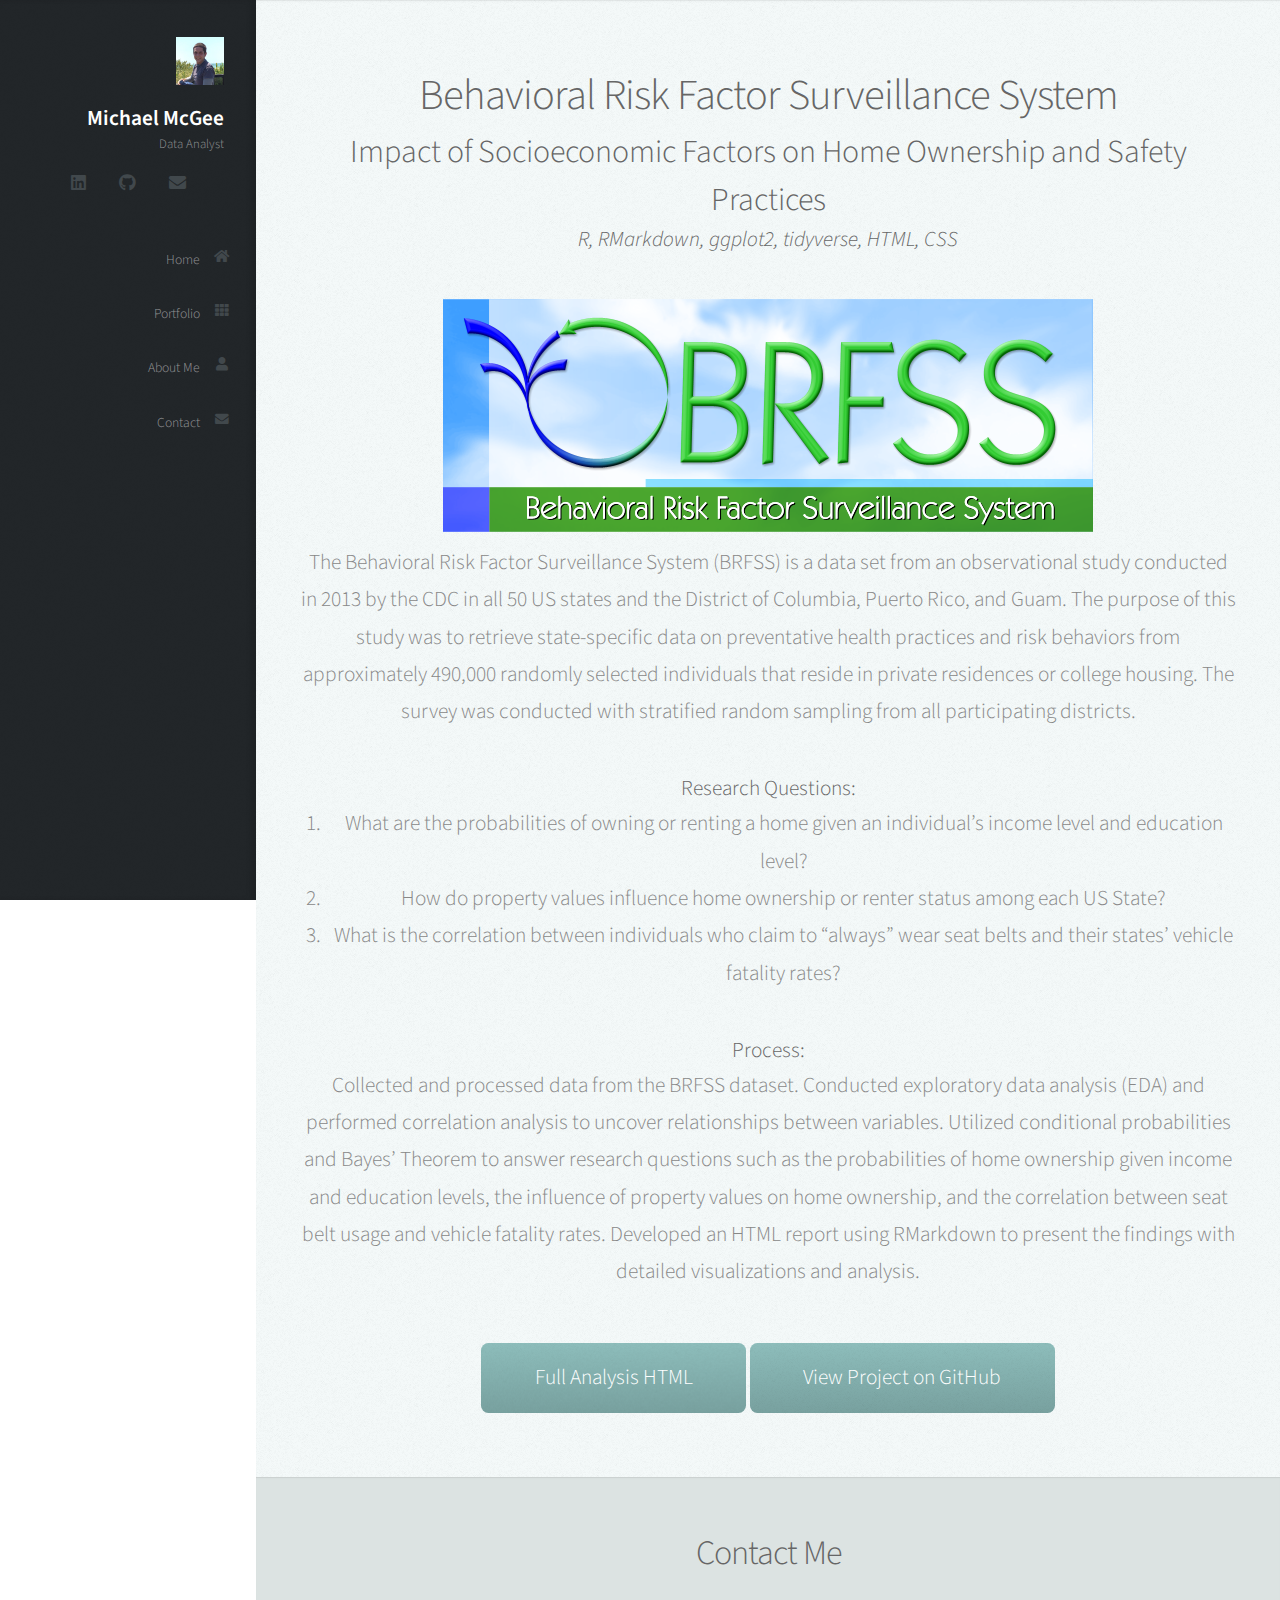
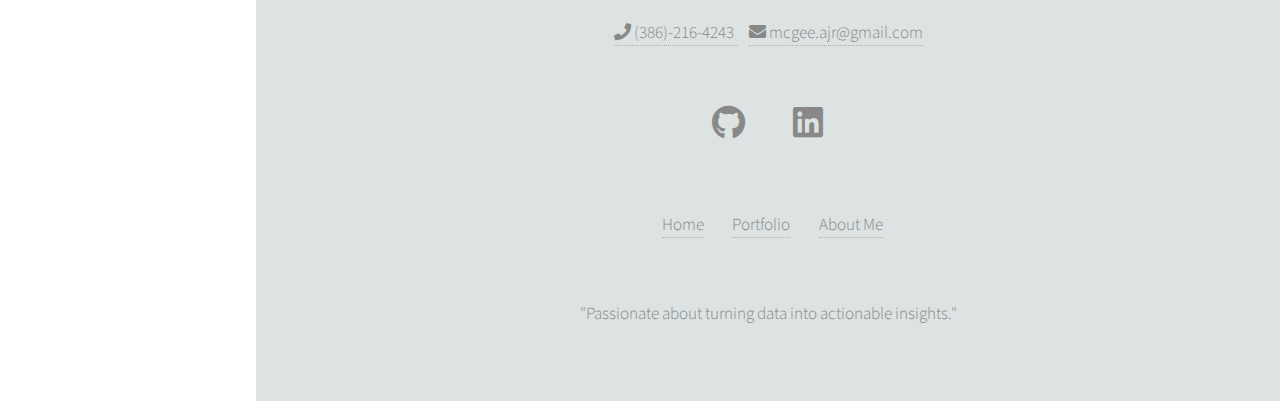
<file: behavioral-risk-factor-surveillance-system.html>
<!DOCTYPE HTML>
<html>
    <head>
        <title>Behavioral-Risk-Factor-Surveillance-System</title>
        <meta charset="utf-8" />
        <meta name="viewport" content="width=device-width, initial-scale=1, user-scalable=no" />
        <link rel="stylesheet" href="assets/css/main.css" />
    </head>
    <body class="is-preload">

        <!-- Header -->
        <div id="header">

            <div class="top">
        
                <!-- Logo -->
                <div id="logo">
                    <span class="image avatar48"><img src="images/avatar.jpg" alt="" /></span>
                    <h1 id="title">Michael McGee</h1>
                    <p>Data Analyst</p>
                </div>
        
                <div class="bottom">
        
                    <!-- Social Icons -->
                    <ul class="icons">
                        <li><a href="https://www.linkedin.com/in/mcgeeajr" class="icon brands fa-linkedin" target="_blank" rel="noopener noreferrer"><span class="label">LinkedIn</span></a></li>
                        <li><a href="https://github.com/modest-melody" class="icon brands fa-github" target="_blank" rel="noopener noreferrer"><span class="label">GitHub</span></a></li>
                        <li><a href="mailto:mcgee.ajr@gmail.com" class="icon solid fa-envelope"><span class="label">Email</span></a></li>
                    </ul>
      
                </div>
        
                <!-- Nav -->
                <nav id="nav">
                    <ul>
                        <li><a href="index.html" id="top-link"><span class="icon solid fa-home">Home</span></a></li>
                        <li><a href="index.html#portfolio" id="portfolio-link"><span class="icon solid fa-th">Portfolio</span></a></li>
                        <li><a href="index.html#about" id="about-link"><span class="icon solid fa-user">About Me</span></a></li>
                        <li><a href="index.html#contact" id="contact-link"><span class="icon solid fa-envelope">Contact</span></a></li>
                    </ul>
                </nav>
        
            </div>
        
        </div>

        <!-- Main -->
        <div id="main">

            <!-- Project -->
            <section class="two">
                <div class="container">

                    <header>
                        <h2>Behavioral Risk Factor Surveillance System</h2>
                        <h3>Impact of Socioeconomic Factors on Home Ownership and Safety Practices</h3>
                        <h4><i>R, RMarkdown, ggplot2, tidyverse, HTML, CSS</i></h4>
                    </header>

                    <img src="images/brfss.jpg"/>

                    <p>The Behavioral Risk Factor Surveillance System (BRFSS) is a data set from an observational study conducted in 2013 by the CDC in all 50 US states and the District of Columbia, Puerto Rico, and Guam. The purpose of this study was to retrieve state-specific data on preventative health practices and risk behaviors from approximately 490,000 randomly selected individuals that reside in private residences or college housing. The survey was conducted with stratified random sampling from all participating districts.</p>

                    <h4>Research Questions:</h4>
                    <ol>
                        <li>What are the probabilities of owning or renting a home given an individual’s income level and education level?</li>
                  
                        <li>How do property values influence home ownership or renter status among each US State?</li>
                    
                        <li>What is the correlation between individuals who claim to “always” wear seat belts and their states’ vehicle fatality rates?</li>
                    </ol>

                    <h4>Process:</h4>
                    <p>Collected and processed data from the BRFSS dataset. Conducted exploratory data analysis (EDA) and performed correlation analysis to uncover relationships between variables. Utilized conditional probabilities and Bayes’ Theorem to answer research questions such as the probabilities of home ownership given income and education levels, the influence of property values on home ownership, and the correlation between seat belt usage and vehicle fatality rates. Developed an HTML report using RMarkdown to present the findings with detailed visualizations and analysis.</p>

                    <a href="https://modest-melody.github.io/Behavioral-Risk-Factor-Surveillance-System/" class="button">Full Analysis HTML</a>
                    <a href="https://github.com/modest-melody/Behavioral-Risk-Factor-Surveillance-System" class="button">View Project on GitHub</a>

                </div>
            </section>

        </div>

        <!-- Footer -->
        <div id="footer">

            <div class="container">
                <!-- Contact Info -->
                <section>
                    <header>
                        <h2>Contact Me</h2>
                    </header>
                    <ul class="contact">
                        <p>
                            <a href="tel:+13862164243" class="icon solid fa-phone" target="_blank" rel="noopener noreferrer">
                              (386)-216-4243
                            </a>
                            &nbsp;&nbsp;&nbsp;
                            <a href="mailto:mcgee.ajr@gmail.com" class="icon solid fa-envelope" target="_blank" rel="noopener noreferrer">
                                mcgee.ajr@gmail.com
                            </a>
                          </p>
                    </ul>
                </section>

                <!-- Social Icons -->
                <section>
                    <ul class="icons">
                        <li><a href="https://github.com/modest-melody" class="icon brands fa-github" target="_blank" rel="noopener noreferrer"><span class="label">GitHub</span></a></li>
                        <li><a href="https://www.linkedin.com/in/mcgeeajr" class="icon brands fa-linkedin" target="_blank" rel="noopener noreferrer"><span class="label">LinkedIn</span></a></li>
                    </ul>
                </section>

                <!-- Quick Navigation -->
                <section>
                    <ul class="nav">
                        <li><a href="index.html">Home</a></li>
                        <li><a href="index.html#portfolio">Portfolio</a></li>
                        <li><a href="index.html#about">About Me</a></li>
                    </ul>
                </section>

                <!-- Quote -->
                <section>
                    <p>"Passionate about turning data into actionable insights."</p>
                </section>
            </div>

        </div>

        <!-- Scripts -->
        <script src="assets/js/jquery.min.js"></script>
        <script src="assets/js/jquery.scrolly.min.js"></script>
        <script src="assets/js/jquery.scrollex.min.js"></script>
        <script src="assets/js/browser.min.js"></script>
        <script src="assets/js/breakpoints.min.js"></script>
        <script src="assets/js/util.js"></script>
        <script src="assets/js/main.js"></script>

    </body>
</html>
</file>
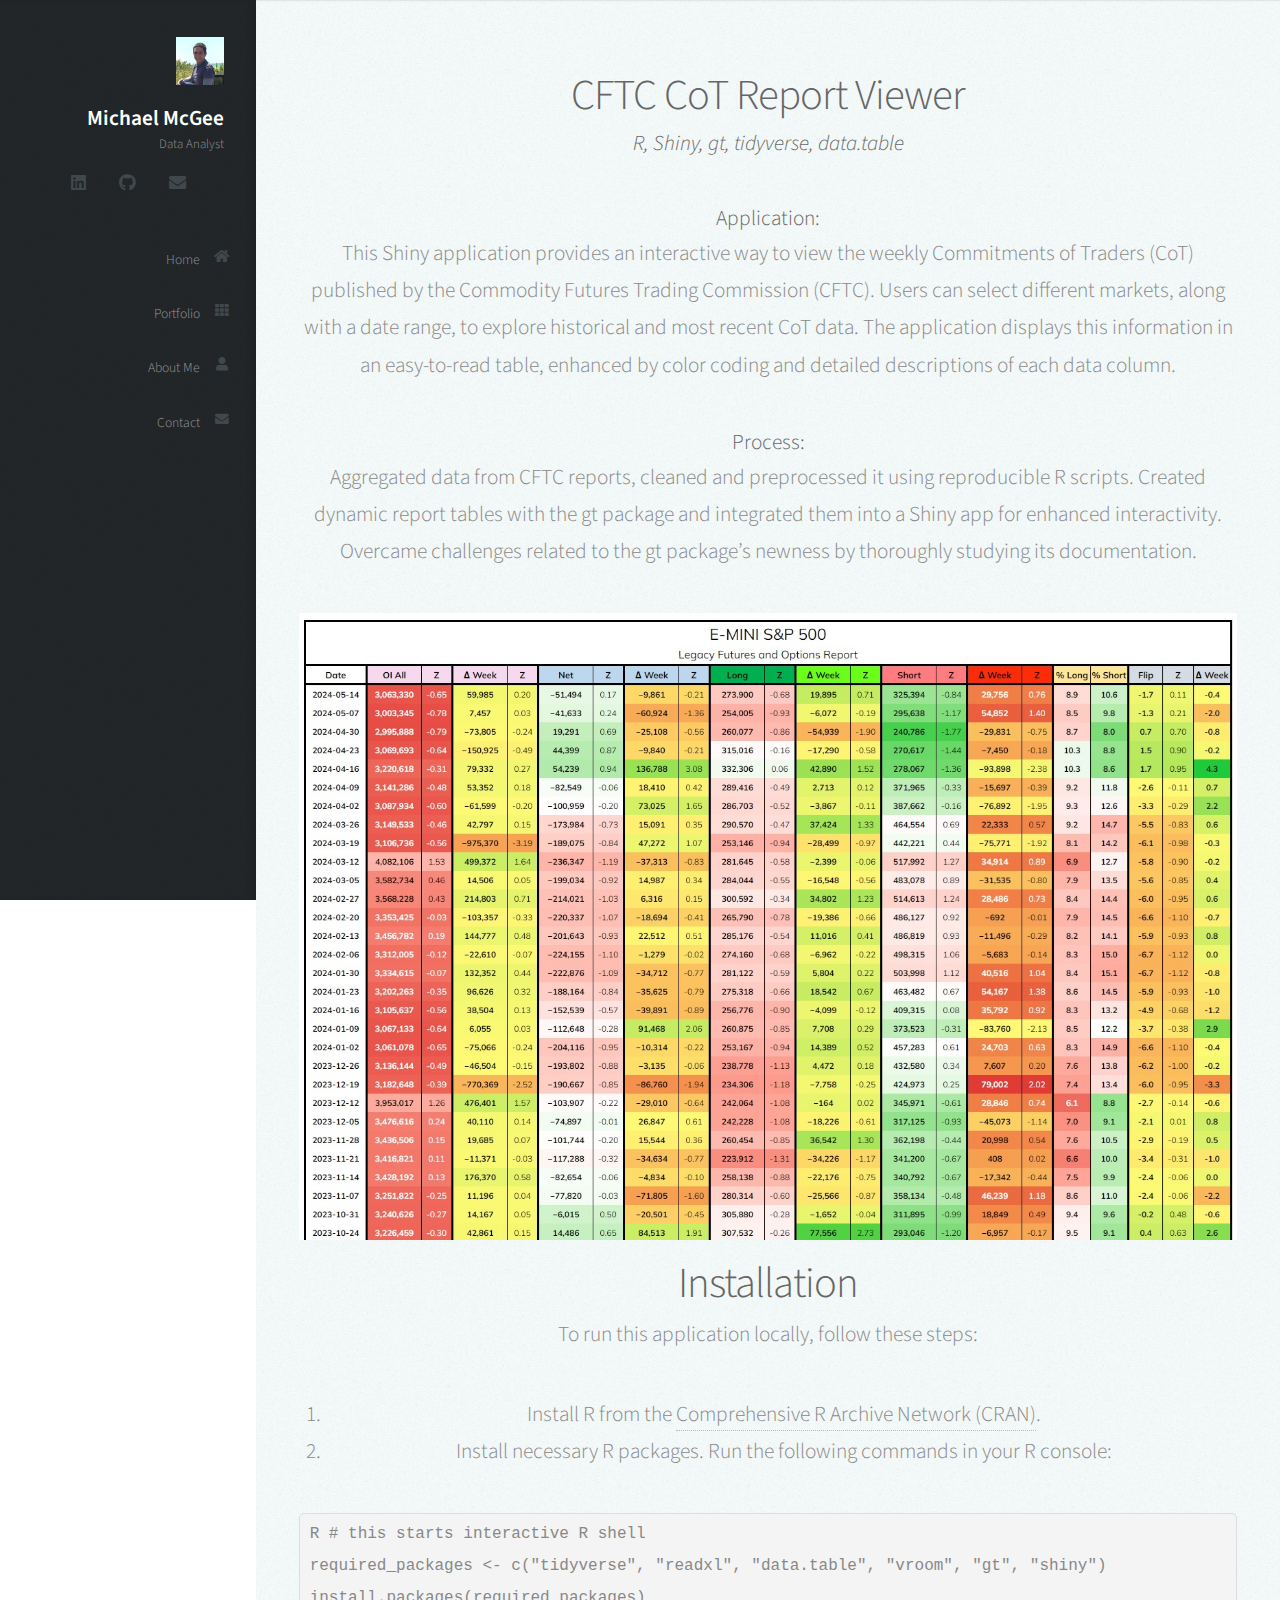
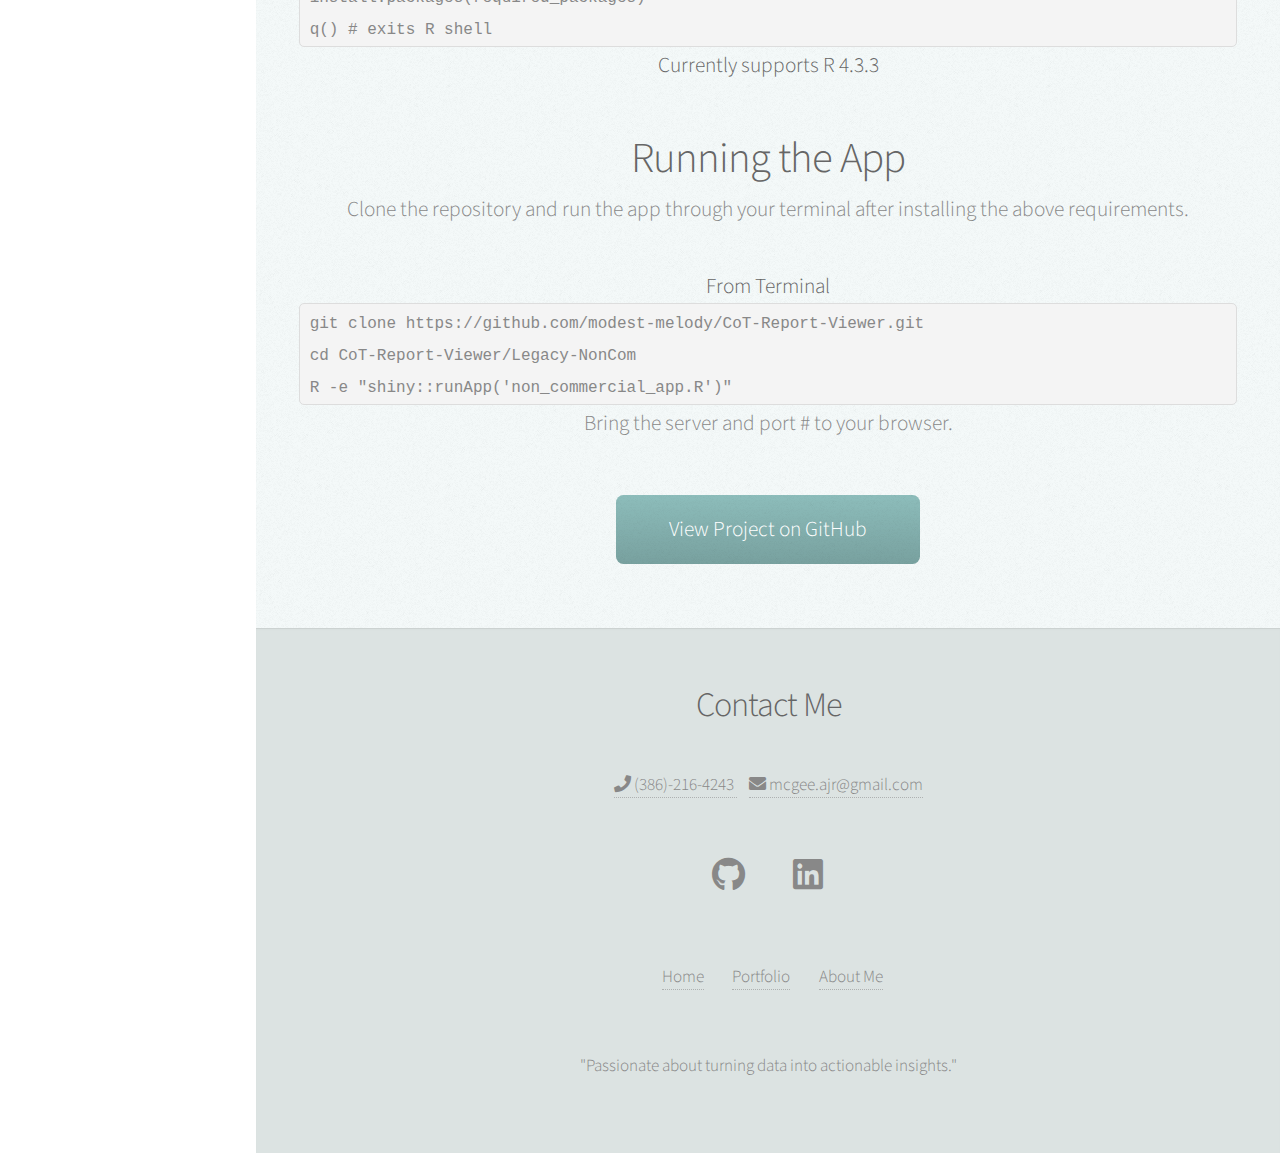
<file: cot-report-viewer.html>
<!DOCTYPE HTML>
<html>
    <head>
        <title>CoT-Report-Viewer</title>
        <meta charset="utf-8" />
        <meta name="viewport" content="width=device-width, initial-scale=1, user-scalable=no" />
        <link rel="stylesheet" href="assets/css/main.css" />
        <style>
            img {
                width: 100%;
                height: auto;
            }
            pre {
                background-color: #f4f4f4;
                padding: 10px;
                border: 1px solid #ddd;
                border-radius: 5px;
                overflow-x: auto;
                white-space: pre-wrap;
                line-height: 0.75; 
                text-align: left; /* Aligns text to the left */
            }
            code {
                font-family: "Courier New", Courier, monospace;
                font-size: 0.75em;
                text-align: left; 
            }
        </style>
    </head>
    <body class="is-preload">

                <!-- Header -->
        <div id="header">

            <div class="top">
        
                <!-- Logo -->
                <div id="logo">
                    <span class="image avatar48"><img src="images/avatar.jpg" alt="" /></span>
                    <h1 id="title">Michael McGee</h1>
                    <p>Data Analyst</p>
                </div>
        
                <div class="bottom">
        
                    <!-- Social Icons -->
                    <ul class="icons">
                        <li><a href="https://www.linkedin.com/in/mcgeeajr" class="icon brands fa-linkedin" target="_blank" rel="noopener noreferrer"><span class="label">LinkedIn</span></a></li>
                        <li><a href="https://github.com/modest-melody" class="icon brands fa-github" target="_blank" rel="noopener noreferrer"><span class="label">GitHub</span></a></li>
                        <li><a href="mailto:mcgee.ajr@gmail.com" class="icon solid fa-envelope"><span class="label">Email</span></a></li>
                    </ul>
      
                </div>
        
                <!-- Nav -->
                <nav id="nav">
                    <ul>
                        <li><a href="index.html" id="top-link"><span class="icon solid fa-home">Home</span></a></li>
                        <li><a href="index.html#portfolio" id="portfolio-link"><span class="icon solid fa-th">Portfolio</span></a></li>
                        <li><a href="index.html#about" id="about-link"><span class="icon solid fa-user">About Me</span></a></li>
                        <li><a href="index.html#contact" id="contact-link"><span class="icon solid fa-envelope">Contact</span></a></li>
                    </ul>
                </nav>
        
            </div>
        
        </div>

        <!-- Main -->
        <div id="main">

            <!-- Project -->
            <section class="two">
                <div class="container">

                    <header>
                        <h2>CFTC CoT Report Viewer</h2>
                        <h4><i>R, Shiny, gt, tidyverse, data.table</i></h4>
                    </header>

                    <h4>Application:</h4>
                    <p>This Shiny application provides an interactive way to view the weekly Commitments of Traders (CoT) published by the Commodity Futures Trading Commission (CFTC). Users can select different markets, along with a date range, to explore historical and most recent CoT data. The application displays this information in an easy-to-read table, enhanced by color coding and detailed descriptions of each data column.</p>

                    <h4>Process:</h4>
                    <p>Aggregated data from CFTC reports, cleaned and preprocessed it using reproducible R scripts. Created dynamic report tables with the gt package and integrated them into a Shiny app for enhanced interactivity. Overcame challenges related to the gt package’s newness by thoroughly studying its documentation.</p>

                    <img src="images/cot-report.jpg" alt="cot-report" />

                    <h2>Installation</h2>
                    <p>To run this application locally, follow these steps:</p>
                    <ol>
                        <li>Install R from the <a href="https://cran.r-project.org" target="_blank">Comprehensive R Archive Network (CRAN)</a>.</li>
                        <li>Install necessary R packages. Run the following commands in your R console:</li>
                    </ol>
                    <pre><code>R # this starts interactive R shell

required_packages &lt;- c("tidyverse", "readxl", "data.table", "vroom", "gt", "shiny")

install.packages(required_packages)

q() # exits R shell
</code></pre>
                    <p><strong>Currently supports R 4.3.3</strong></p>

                    <h2>Running the App</h2>
                    <p>Clone the repository and run the app through your terminal after installing the above requirements.</p>

                    <h4>From Terminal</h4>
                    <pre><code>git clone https://github.com/modest-melody/CoT-Report-Viewer.git

cd CoT-Report-Viewer/Legacy-NonCom

R -e "shiny::runApp('non_commercial_app.R')"
</code></pre>
                    <p>Bring the server and port # to your browser.</p>

                    <a href="https://github.com/modest-melody/CoT-Report-Viewer" class="button">View Project on GitHub</a>

                </div>
            </section>

        </div>

        <!-- Footer -->
        <div id="footer">

            <div class="container">
                <!-- Contact Info -->
                <section>
                    <header>
                        <h2>Contact Me</h2>
                    </header>
                    <ul class="contact">
                        <p>
                            <a href="tel:+13862164243" class="icon solid fa-phone" target="_blank" rel="noopener noreferrer">
                              (386)-216-4243
                            </a>
                            &nbsp;&nbsp;&nbsp;
                            <a href="mailto:mcgee.ajr@gmail.com" class="icon solid fa-envelope" target="_blank" rel="noopener noreferrer">
                                mcgee.ajr@gmail.com
                            </a>
                          </p>
                    </ul>
                </section>

                <!-- Social Icons -->
                <section>
                    <ul class="icons">
                        <li><a href="https://github.com/modest-melody" class="icon brands fa-github" target="_blank" rel="noopener noreferrer"><span class="label">GitHub</span></a></li>
                        <li><a href="https://www.linkedin.com/in/mcgeeajr" class="icon brands fa-linkedin" target="_blank" rel="noopener noreferrer"><span class="label">LinkedIn</span></a></li>
                    </ul>
                </section>

                <!-- Quick Navigation -->
                <section>
                    <ul class="nav">
                        <li><a href="index.html">Home</a></li>
                        <li><a href="index.html#portfolio">Portfolio</a></li>
                        <li><a href="index.html#about">About Me</a></li>
                    </ul>
                </section>

                <!-- Quote -->
                <section>
                    <p>"Passionate about turning data into actionable insights."</p>
                </section>
            </div>

        </div>

        <!-- Scripts -->
        <script src="assets/js/jquery.min.js"></script>
        <script src="assets/js/jquery.scrolly.min.js"></script>
        <script src="assets/js/jquery.scrollex.min.js"></script>
        <script src="assets/js/browser.min.js"></script>
        <script src="assets/js/breakpoints.min.js"></script>
        <script src="assets/js/util.js"></script>
        <script src="assets/js/main.js"></script>

    </body>
</html>
</file>
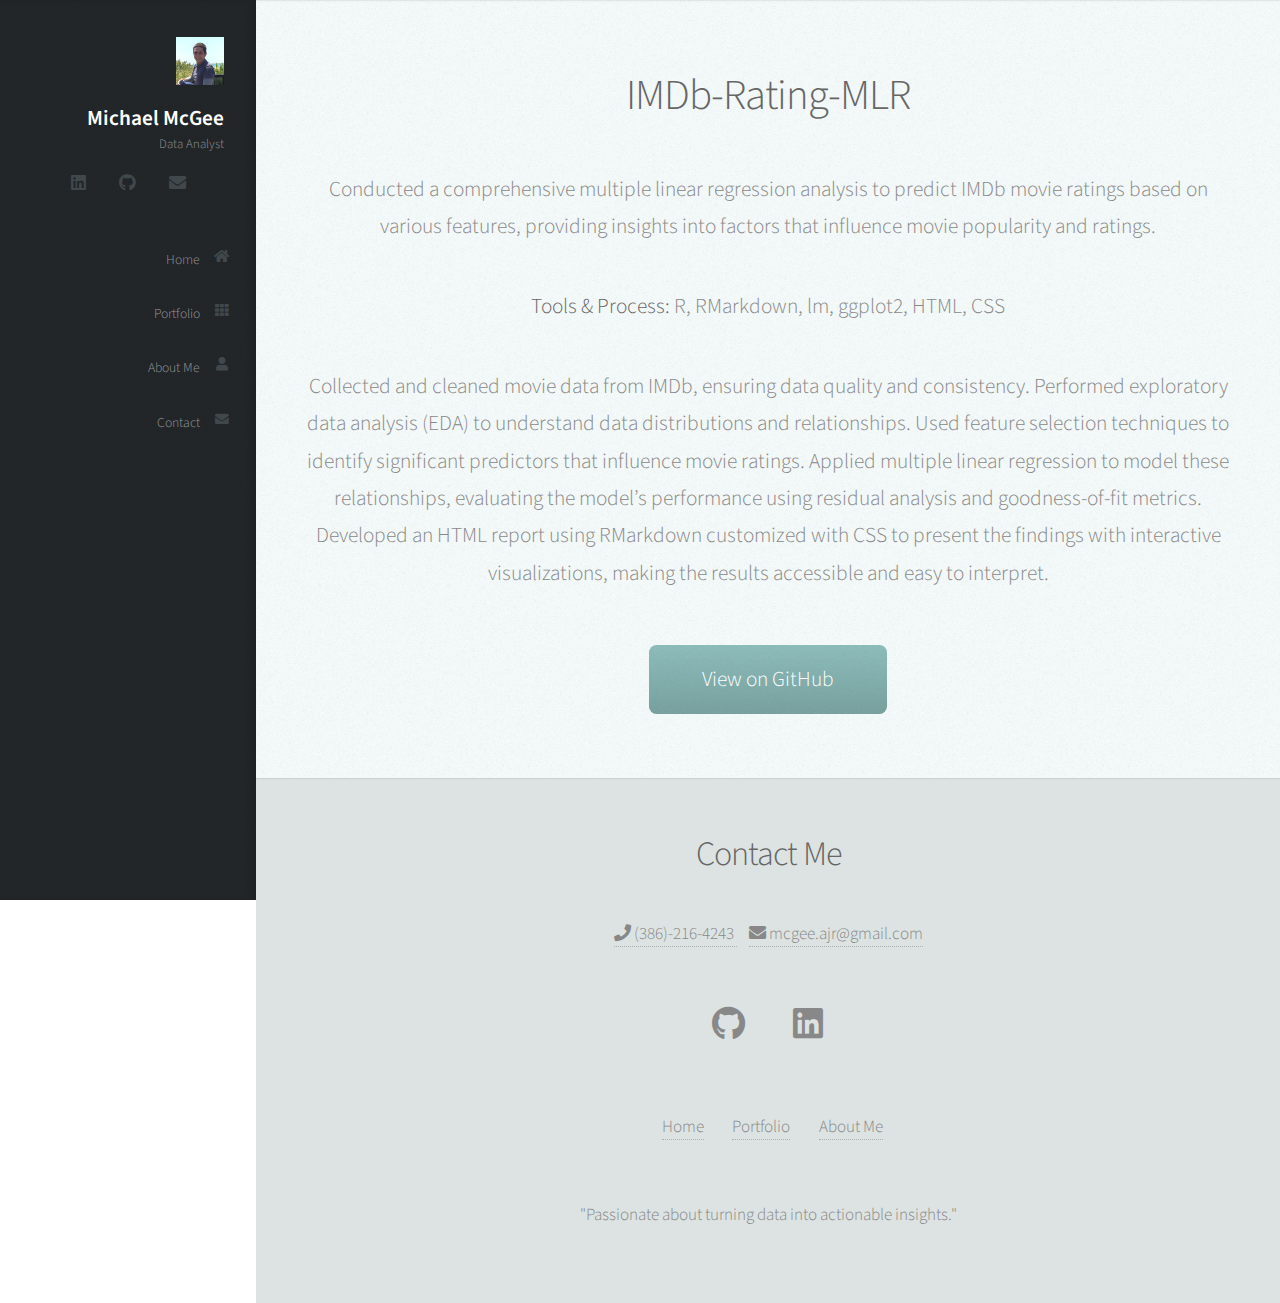
<file: imdb-rating-mlr.html>
<!DOCTYPE HTML>
<html>
    <head>
        <title>IMDb-Rating-MLR</title>
        <meta charset="utf-8" />
        <meta name="viewport" content="width=device-width, initial-scale=1, user-scalable=no" />
        <link rel="stylesheet" href="assets/css/main.css" />
    </head>
    <body class="is-preload">

        <!-- Header -->
        <div id="header">

            <div class="top">
        
                <!-- Logo -->
                <div id="logo">
                    <span class="image avatar48"><img src="images/avatar.jpg" alt="" /></span>
                    <h1 id="title">Michael McGee</h1>
                    <p>Data Analyst</p>
                </div>
        
                <div class="bottom">
        
                    <!-- Social Icons -->
                    <ul class="icons">
                        <li><a href="https://www.linkedin.com/in/mcgeeajr" class="icon brands fa-linkedin" target="_blank" rel="noopener noreferrer"><span class="label">LinkedIn</span></a></li>
                        <li><a href="https://github.com/modest-melody" class="icon brands fa-github" target="_blank" rel="noopener noreferrer"><span class="label">GitHub</span></a></li>
                        <li><a href="mailto:mcgee.ajr@gmail.com" class="icon solid fa-envelope"><span class="label">Email</span></a></li>
                    </ul>
      
                </div>
        
                <!-- Nav -->
                <nav id="nav">
                    <ul>
                        <li><a href="index.html" id="top-link"><span class="icon solid fa-home">Home</span></a></li>
                        <li><a href="index.html#portfolio" id="portfolio-link"><span class="icon solid fa-th">Portfolio</span></a></li>
                        <li><a href="index.html#about" id="about-link"><span class="icon solid fa-user">About Me</span></a></li>
                        <li><a href="index.html#contact" id="contact-link"><span class="icon solid fa-envelope">Contact</span></a></li>
                    </ul>
                </nav>
        
            </div>
        
        </div>

        <!-- Main -->
        <div id="main">

            <!-- Project -->
            <section class="two">
                <div class="container">

                    <header>
                        <h2>IMDb-Rating-MLR</h2>
                    </header>

                    <p>Conducted a comprehensive multiple linear regression analysis to predict IMDb movie ratings based on various features, providing insights into factors that influence movie popularity and ratings.</p>

                    <p><strong>Tools & Process:</strong> R, RMarkdown, lm, ggplot2, HTML, CSS</p>
                    <p>Collected and cleaned movie data from IMDb, ensuring data quality and consistency. Performed exploratory data analysis (EDA) to understand data distributions and relationships. Used feature selection techniques to identify significant predictors that influence movie ratings. Applied multiple linear regression to model these relationships, evaluating the model’s performance using residual analysis and goodness-of-fit metrics. Developed an HTML report using RMarkdown customized with CSS to present the findings with interactive visualizations, making the results accessible and easy to interpret.</p>

                    <a href="https://github.com/modest-melody/IMDb-Rating-MLR" class="button">View on GitHub</a>

                </div>
            </section>

        </div>

        <!-- Footer -->
        <div id="footer">

            <div class="container">
                <!-- Contact Info -->
                <section>
                    <header>
                        <h2>Contact Me</h2>
                    </header>
                    <ul class="contact">
                        <p>
                            <a href="tel:+13862164243" class="icon solid fa-phone" target="_blank" rel="noopener noreferrer">
                              (386)-216-4243
                            </a>
                            &nbsp;&nbsp;&nbsp;
                            <a href="mailto:mcgee.ajr@gmail.com" class="icon solid fa-envelope" target="_blank" rel="noopener noreferrer">
                                mcgee.ajr@gmail.com
                            </a>
                          </p>
                    </ul>
                </section>

                <!-- Social Icons -->
                <section>
                    <ul class="icons">
                        <li><a href="https://github.com/modest-melody" class="icon brands fa-github" target="_blank" rel="noopener noreferrer"><span class="label">GitHub</span></a></li>
                        <li><a href="https://www.linkedin.com/in/mcgeeajr" class="icon brands fa-linkedin" target="_blank" rel="noopener noreferrer"><span class="label">LinkedIn</span></a></li>
                    </ul>
                </section>

                <!-- Quick Navigation -->
                <section>
                    <ul class="nav">
                        <li><a href="index.html">Home</a></li>
                        <li><a href="index.html#portfolio">Portfolio</a></li>
                        <li><a href="index.html#about">About Me</a></li>
                    </ul>
                </section>

                <!-- Quote -->
                <section>
                    <p>"Passionate about turning data into actionable insights."</p>
                </section>
            </div>

        </div>




</div>


        <!-- Scripts -->
        <script src="assets/js/jquery.min.js"></script>
        <script src="assets/js/jquery.scrolly.min.js"></script>
        <script src="assets/js/jquery.scrollex.min.js"></script>
        <script src="assets/js/browser.min.js"></script>
        <script src="assets/js/breakpoints.min.js"></script>
        <script src="assets/js/util.js"></script>
        <script src="assets/js/main.js"></script>

    </body>
</html>
</file>
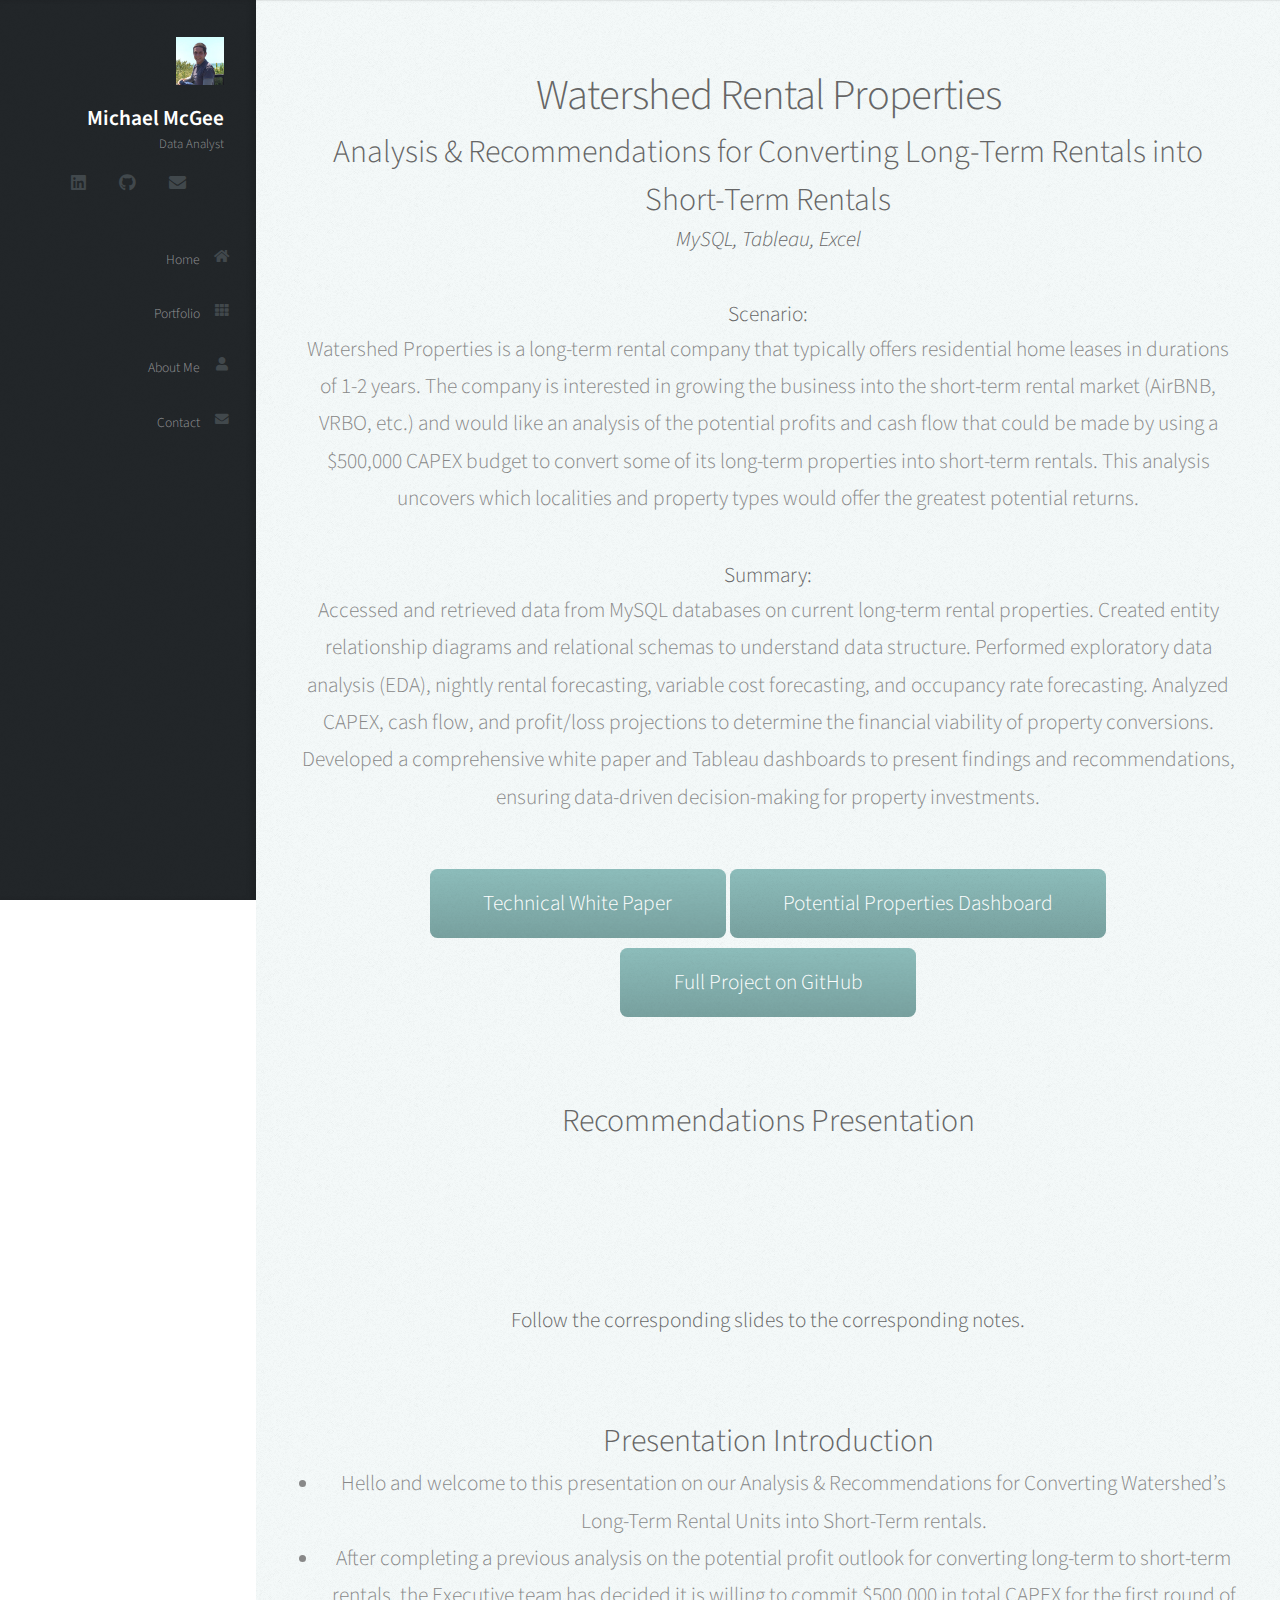
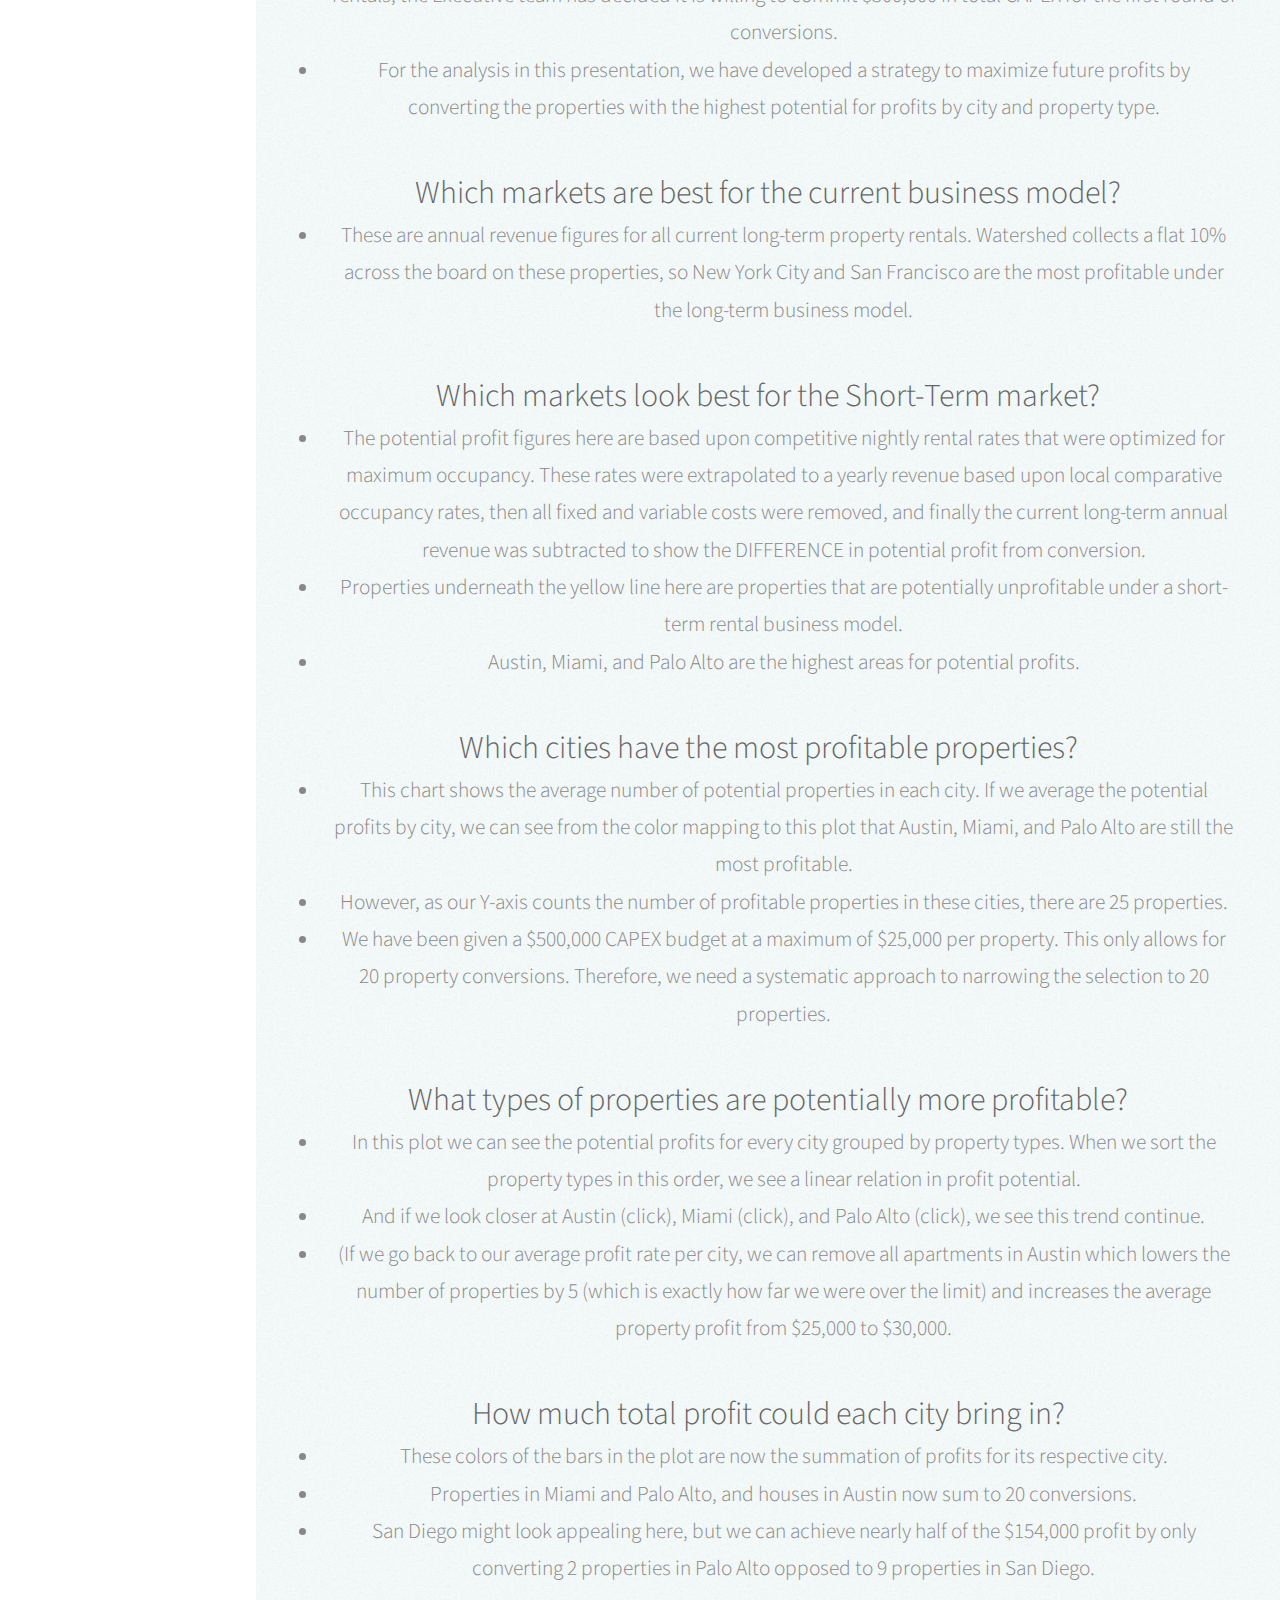
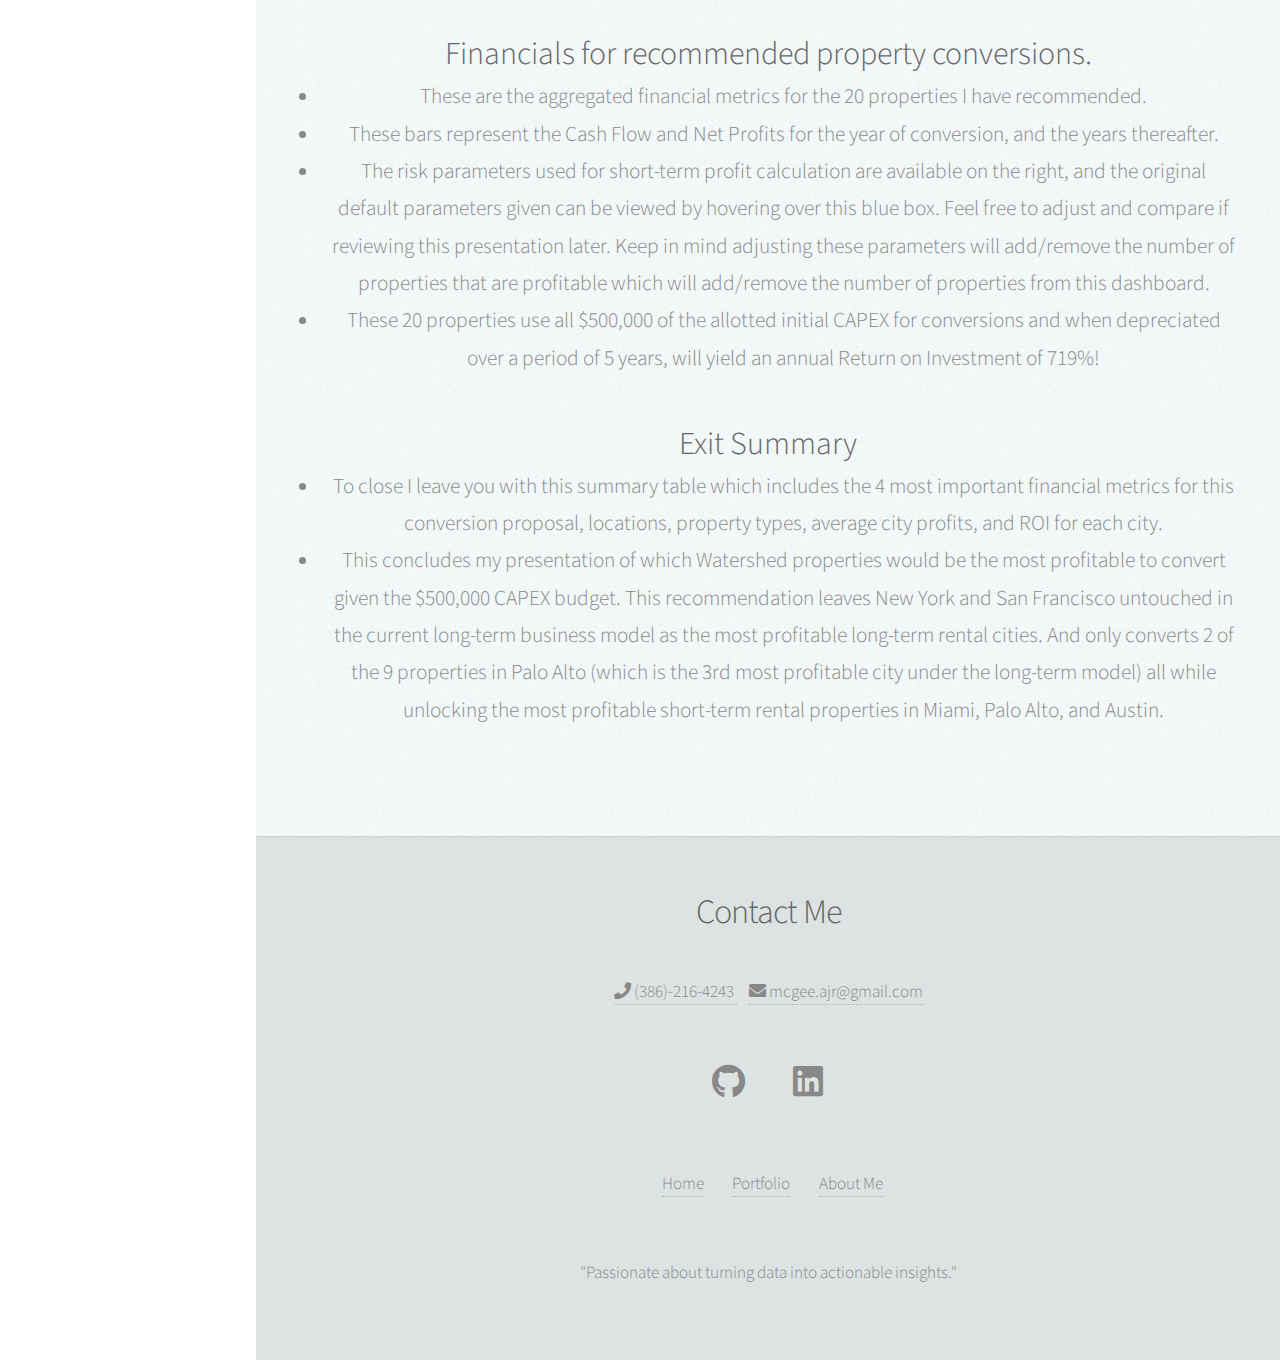
<file: watershed-properties-analysis.html>
<!DOCTYPE HTML>
<html>
    <head>
        <title>Watershed-Properties-Analysis</title>
        <meta charset="utf-8" />
        <meta name="viewport" content="width=device-width, initial-scale=1, user-scalable=no" />
        <link rel="stylesheet" href="assets/css/main.css" />
    </head>
    <body class="is-preload">

        <!-- Header -->
        <div id="header">

            <div class="top">
        
                <!-- Logo -->
                <div id="logo">
                    <span class="image avatar48"><img src="images/avatar.jpg" alt="" /></span>
                    <h1 id="title">Michael McGee</h1>
                    <p>Data Analyst</p>
                </div>
        
                <div class="bottom">
        
                    <!-- Social Icons -->
                    <ul class="icons">
                        <li><a href="https://www.linkedin.com/in/mcgeeajr" class="icon brands fa-linkedin" target="_blank" rel="noopener noreferrer"><span class="label">LinkedIn</span></a></li>
                        <li><a href="https://github.com/modest-melody" class="icon brands fa-github" target="_blank" rel="noopener noreferrer"><span class="label">GitHub</span></a></li>
                        <li><a href="mailto:mcgee.ajr@gmail.com" class="icon solid fa-envelope"><span class="label">Email</span></a></li>
                    </ul>
      
                </div>
        
                <!-- Nav -->
                <nav id="nav">
                    <ul>
                        <li><a href="index.html" id="top-link"><span class="icon solid fa-home">Home</span></a></li>
                        <li><a href="index.html#portfolio" id="portfolio-link"><span class="icon solid fa-th">Portfolio</span></a></li>
                        <li><a href="index.html#about" id="about-link"><span class="icon solid fa-user">About Me</span></a></li>
                        <li><a href="index.html#contact" id="contact-link"><span class="icon solid fa-envelope">Contact</span></a></li>
                    </ul>
                </nav>
        
            </div>
        
        </div>

        <!-- Main -->
        <div id="main">

            <!-- Project -->
            <section class="two">
                <div class="container">

                    <header>
                        <h2>Watershed Rental Properties</h2>
                        <h3>Analysis & Recommendations for Converting Long-Term Rentals into Short-Term Rentals</h3>
                        <h4><i>MySQL, Tableau, Excel</i></h4>
                    </header>


                    <h4>Scenario:</h4>
                    <p>Watershed Properties is a long-term rental company that typically offers residential home leases in durations of 1-2 years. The company is interested in growing the business into the short-term rental market (AirBNB, VRBO, etc.) and would like an analysis of the potential profits and cash flow that could be made by using a $500,000 CAPEX budget to convert some of its long-term properties into short-term rentals. This analysis uncovers which localities and property types would offer the greatest potential returns.  </p>

                    <h4>Summary:</h4>
                    <p>Accessed and retrieved data from MySQL databases on current long-term rental properties. Created entity relationship diagrams and relational schemas to understand data structure. Performed exploratory data analysis (EDA), nightly rental forecasting, variable cost forecasting, and occupancy rate forecasting. Analyzed CAPEX, cash flow, and profit/loss projections to determine the financial viability of property conversions. Developed a comprehensive white paper and Tableau dashboards to present findings and recommendations, ensuring data-driven decision-making for property investments.</p>

                    <a href="downloads/watershed-white-paper.pdf" class="button">Technical White Paper</a>
                    <a href="https://public.tableau.com/app/profile/michael.mcgee3545/viz/WatershedPropertiesDashboard_17098203602400/Dashboard2" class="button">Potential Properties Dashboard</a>
                    <a href="https://github.com/modest-melody/Watershed-Properties-Analysis" class="button">Full Project on GitHub</a>

                    <p>&nbsp;</p>

                    <h3>Recommendations Presentation</h3>

                    <p>&nbsp;</p>

                    <div class='tableauPlaceholder' id='viz1716414989123' style='position: relative'><noscript><a href='#'><img alt='Presentation ' src='https:&#47;&#47;public.tableau.com&#47;static&#47;images&#47;Wa&#47;WatershedPropertiesPresentation&#47;Presentation&#47;1_rss.png' style='border: none' /></a></noscript><object class='tableauViz'  style='display:none;'><param name='host_url' value='https%3A%2F%2Fpublic.tableau.com%2F' /> <param name='embed_code_version' value='3' /> <param name='site_root' value='' /><param name='name' value='WatershedPropertiesPresentation&#47;Presentation' /><param name='tabs' value='no' /><param name='toolbar' value='yes' /><param name='static_image' value='https:&#47;&#47;public.tableau.com&#47;static&#47;images&#47;Wa&#47;WatershedPropertiesPresentation&#47;Presentation&#47;1.png' /> <param name='animate_transition' value='yes' /><param name='display_static_image' value='yes' /><param name='display_spinner' value='yes' /><param name='display_overlay' value='yes' /><param name='display_count' value='yes' /><param name='language' value='en-US' /></object></div>                <script type='text/javascript'>                    var divElement = document.getElementById('viz1716414989123');                    var vizElement = divElement.getElementsByTagName('object')[0];                    vizElement.style.width='1600px';vizElement.style.height='827px';                    var scriptElement = document.createElement('script');                    scriptElement.src = 'https://public.tableau.com/javascripts/api/viz_v1.js';                    vizElement.parentNode.insertBefore(scriptElement, vizElement);                </script>
                    
                    <p>&nbsp;</p>

                    <h4>Follow the corresponding slides to the corresponding notes.</h4>

                    <p>&nbsp;</p>

                    <body>
                        <h3>Presentation Introduction</h3>
                        <ul>
                            <li>Hello and welcome to this presentation on our Analysis & Recommendations for Converting Watershed’s Long-Term Rental Units into Short-Term rentals.</li>
                            <li>After completing a previous analysis on the potential profit outlook for converting long-term to short-term rentals, the Executive team has decided it is willing to commit $500,000 in total CAPEX for the first round of conversions.</li>
                            <li>For the analysis in this presentation, we have developed a strategy to maximize future profits by converting the properties with the highest potential for profits by city and property type.</li>
                        </ul>
                    
                        <h3>Which markets are best for the current business model?</h3>
                        <ul>
                            <li>These are annual revenue figures for all current long-term property rentals. Watershed collects a flat 10% across the board on these properties, so New York City and San Francisco are the most profitable under the long-term business model.</li>
                        </ul>
                    
                        <h3>Which markets look best for the Short-Term market?</h3>
                        <ul>
                            <li>The potential profit figures here are based upon competitive nightly rental rates that were optimized for maximum occupancy. These rates were extrapolated to a yearly revenue based upon local comparative occupancy rates, then all fixed and variable costs were removed, and finally the current long-term annual revenue was subtracted to show the DIFFERENCE in potential profit from conversion.</li>
                            <li>Properties underneath the yellow line here are properties that are potentially unprofitable under a short-term rental business model.</li>
                            <li>Austin, Miami, and Palo Alto are the highest areas for potential profits.</li>
                        </ul>
                    
                        <h3>Which cities have the most profitable properties?</h3>
                        <ul>
                            <li>This chart shows the average number of potential properties in each city. If we average the potential profits by city, we can see from the color mapping to this plot that Austin, Miami, and Palo Alto are still the most profitable.</li>
                            <li>However, as our Y-axis counts the number of profitable properties in these cities, there are 25 properties.</li>
                            <li>We have been given a $500,000 CAPEX budget at a maximum of $25,000 per property. This only allows for 20 property conversions. Therefore, we need a systematic approach to narrowing the selection to 20 properties.</li>
                        </ul>
                    
                        <h3>What types of properties are potentially more profitable?</h3>
                        <ul>
                            <li>In this plot we can see the potential profits for every city grouped by property types. When we sort the property types in this order, we see a linear relation in profit potential.</li>
                            <li>And if we look closer at Austin (click), Miami (click), and Palo Alto (click), we see this trend continue.</li>
                            <li>(If we go back to our average profit rate per city, we can remove all apartments in Austin which lowers the number of properties by 5 (which is exactly how far we were over the limit) and increases the average property profit from $25,000 to $30,000.</li>
                        </ul>
                    
                        <h3>How much total profit could each city bring in?</h3>
                        <ul>
                            <li>These colors of the bars in the plot are now the summation of profits for its respective city.</li>
                            <li>Properties in Miami and Palo Alto, and houses in Austin now sum to 20 conversions.</li>
                            <li>San Diego might look appealing here, but we can achieve nearly half of the $154,000 profit by only converting 2 properties in Palo Alto opposed to 9 properties in San Diego.</li>
                        </ul>
                    
                        <h3>Financials for recommended property conversions.</h3>
                        <ul>
                            <li>These are the aggregated financial metrics for the 20 properties I have recommended.</li>
                            <li>These bars represent the Cash Flow and Net Profits for the year of conversion, and the years thereafter.</li>
                            <li>The risk parameters used for short-term profit calculation are available on the right, and the original default parameters given can be viewed by hovering over this blue box. Feel free to adjust and compare if reviewing this presentation later. Keep in mind adjusting these parameters will add/remove the number of properties that are profitable which will add/remove the number of properties from this dashboard.</li>
                            <li>These 20 properties use all $500,000 of the allotted initial CAPEX for conversions and when depreciated over a period of 5 years, will yield an annual Return on Investment of 719%!</li>
                        </ul>
                    
                        <h3>Exit Summary</h3>
                        <ul>
                            <li>To close I leave you with this summary table which includes the 4 most important financial metrics for this conversion proposal, locations, property types, average city profits, and ROI for each city.</li>
                            <li>This concludes my presentation of which Watershed properties would be the most profitable to convert given the $500,000 CAPEX budget. This recommendation leaves New York and San Francisco untouched in the current long-term business model as the most profitable long-term rental cities. And only converts 2 of the 9 properties in Palo Alto (which is the 3rd most profitable city under the long-term model) all while unlocking the most profitable short-term rental properties in Miami, Palo Alto, and Austin.</li>
                        </ul>
                    </body>


                </div>
            </section>

        </div>

        <!-- Footer -->
        <div id="footer">

            <div class="container">
                <!-- Contact Info -->
                <section>
                    <header>
                        <h2>Contact Me</h2>
                    </header>
                    <ul class="contact">
                        <p>
                            <a href="tel:+13862164243" class="icon solid fa-phone" target="_blank" rel="noopener noreferrer">
                              (386)-216-4243
                            </a>
                            &nbsp;&nbsp;&nbsp;
                            <a href="mailto:mcgee.ajr@gmail.com" class="icon solid fa-envelope" target="_blank" rel="noopener noreferrer">
                                mcgee.ajr@gmail.com
                            </a>
                          </p>
                    </ul>
                </section>

                <!-- Social Icons -->
                <section>
                    <ul class="icons">
                        <li><a href="https://github.com/modest-melody" class="icon brands fa-github" target="_blank" rel="noopener noreferrer"><span class="label">GitHub</span></a></li>
                        <li><a href="https://www.linkedin.com/in/mcgeeajr" class="icon brands fa-linkedin" target="_blank" rel="noopener noreferrer"><span class="label">LinkedIn</span></a></li>
                    </ul>
                </section>

                <!-- Quick Navigation -->
                <section>
                    <ul class="nav">
                        <li><a href="index.html">Home</a></li>
                        <li><a href="index.html#portfolio">Portfolio</a></li>
                        <li><a href="index.html#about">About Me</a></li>
                    </ul>
                </section>

                <!-- Quote -->
                <section>
                    <p>"Passionate about turning data into actionable insights."</p>
                </section>
            </div>

        </div>

        <!-- Scripts -->
        <script src="assets/js/jquery.min.js"></script>
        <script src="assets/js/jquery.scrolly.min.js"></script>
        <script src="assets/js/jquery.scrollex.min.js"></script>
        <script src="assets/js/browser.min.js"></script>
        <script src="assets/js/breakpoints.min.js"></script>
        <script src="assets/js/util.js"></script>
        <script src="assets/js/main.js"></script>

    </body>
</html>
</file>
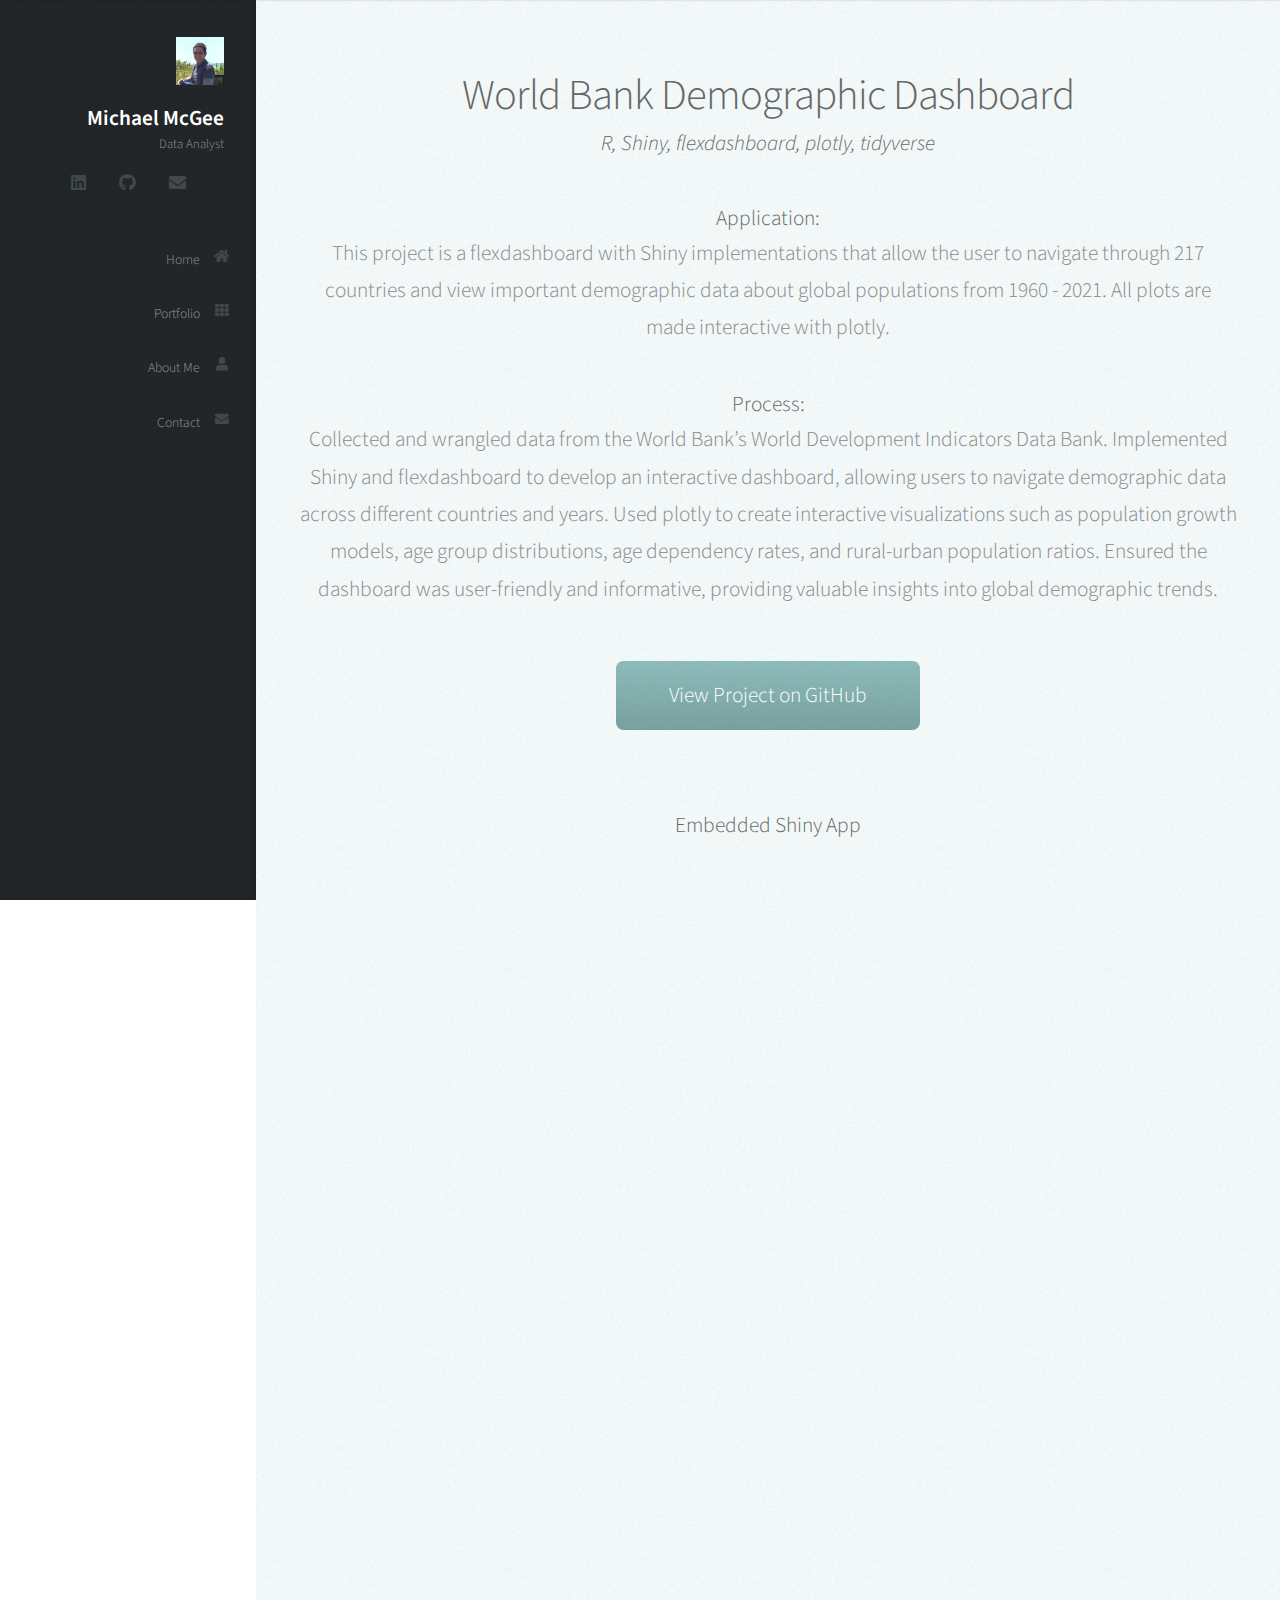
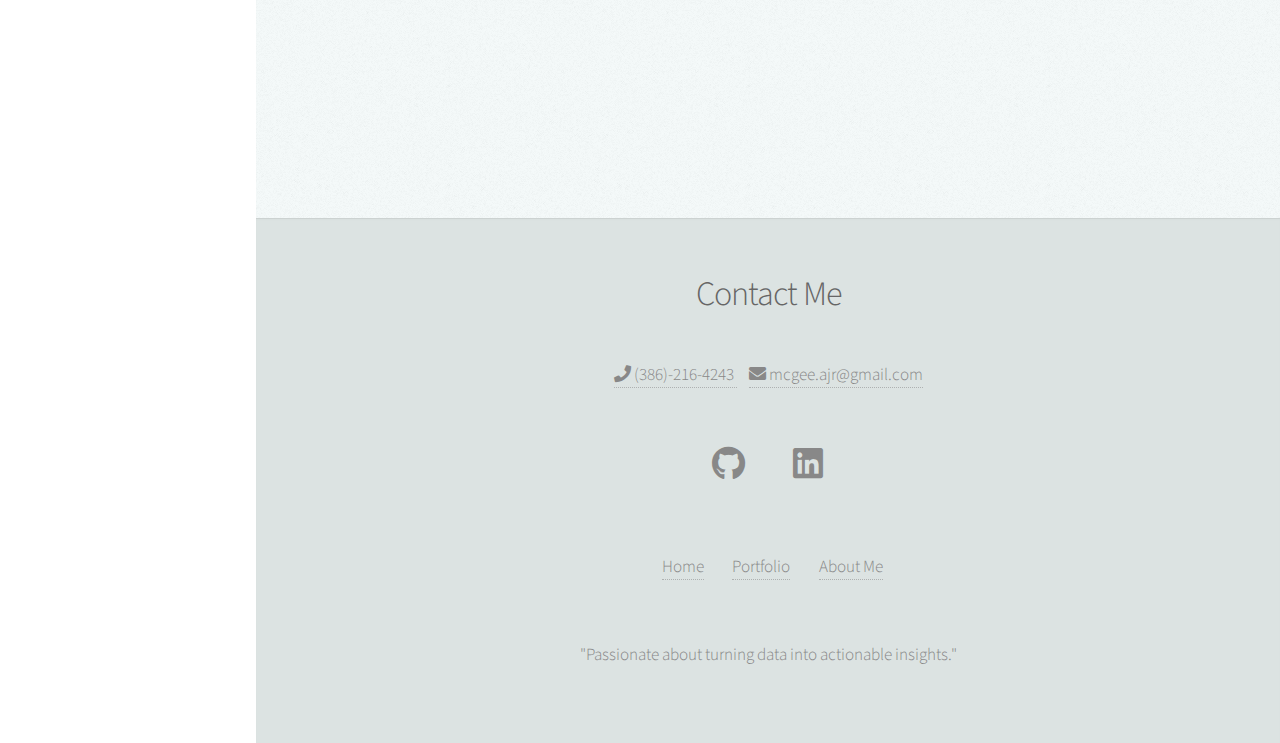
<file: world-bank-demographic-dashboard.html>
<!DOCTYPE HTML>
<html>
    <head>
        <title>World-Bank-Demographic-Dashboard</title>
        <meta charset="utf-8" />
        <meta name="viewport" content="width=device-width, initial-scale=1, user-scalable=no" />
        <link rel="stylesheet" href="assets/css/main.css" />
    </head>
    <body class="is-preload">

               <!-- Header -->
        <div id="header">

            <div class="top">
        
                <!-- Logo -->
                <div id="logo">
                    <span class="image avatar48"><img src="images/avatar.jpg" alt="" /></span>
                    <h1 id="title">Michael McGee</h1>
                    <p>Data Analyst</p>
                </div>
        
                <div class="bottom">
        
                    <!-- Social Icons -->
                    <ul class="icons">
                        <li><a href="https://www.linkedin.com/in/mcgeeajr" class="icon brands fa-linkedin" target="_blank" rel="noopener noreferrer"><span class="label">LinkedIn</span></a></li>
                        <li><a href="https://github.com/modest-melody" class="icon brands fa-github" target="_blank" rel="noopener noreferrer"><span class="label">GitHub</span></a></li>
                        <li><a href="mailto:mcgee.ajr@gmail.com" class="icon solid fa-envelope"><span class="label">Email</span></a></li>
                    </ul>
      
                </div>
        
                <!-- Nav -->
                <nav id="nav">
                    <ul>
                        <li><a href="index.html" id="top-link"><span class="icon solid fa-home">Home</span></a></li>
                        <li><a href="index.html#portfolio" id="portfolio-link"><span class="icon solid fa-th">Portfolio</span></a></li>
                        <li><a href="index.html#about" id="about-link"><span class="icon solid fa-user">About Me</span></a></li>
                        <li><a href="index.html#contact" id="contact-link"><span class="icon solid fa-envelope">Contact</span></a></li>
                    </ul>
                </nav>
        
            </div>
        
        </div>
            
        <!-- Main -->
        <div id="main">

            <!-- Project -->
            <section class="two">
                <div class="container">

                    <header>
                        <h2>World Bank Demographic Dashboard</h2>
                        <h4><i>R, Shiny, flexdashboard, plotly, tidyverse</i></h4>
                    </header>
                    
                    <h4>Application:</h4>
                    <p>This project is a flexdashboard with Shiny implementations that allow the user to navigate through 217 countries and view important demographic data about global populations from 1960 - 2021. All plots are made interactive with plotly.</p>

                    <h4>Process:</h4>
                    <p>Collected and wrangled data from the World Bank’s World Development Indicators Data Bank. Implemented Shiny and flexdashboard to develop an interactive dashboard, allowing users to navigate demographic data across different countries and years. Used plotly to create interactive visualizations such as population growth models, age group distributions, age dependency rates, and rural-urban population ratios. Ensured the dashboard was user-friendly and informative, providing valuable insights into global demographic trends.</p>

                    <a href="https://github.com/modest-melody/World-Bank-Demographic-Dashboard" class="button">View Project on GitHub</a>

                    <p>&nbsp;</p>

                    <h1>Embedded Shiny App</h1>
                    <iframe src="https://d9n1ei-michael-mcgee.shinyapps.io/Dashboard_Final/" width="100%" height="900px" frameborder="0"></iframe>
                </div>
            </section>

        </div>

        <!-- Footer -->
        <div id="footer">

            <div class="container">
                <!-- Contact Info -->
                <section>
                    <header>
                        <h2>Contact Me</h2>
                    </header>
                    <ul class="contact">
                        <p>
                            <a href="tel:+13862164243" class="icon solid fa-phone" target="_blank" rel="noopener noreferrer">
                              (386)-216-4243
                            </a>
                            &nbsp;&nbsp;&nbsp;
                            <a href="mailto:mcgee.ajr@gmail.com" class="icon solid fa-envelope" target="_blank" rel="noopener noreferrer">
                                mcgee.ajr@gmail.com
                            </a>
                          </p>
                    </ul>
                </section>

                <!-- Social Icons -->
                <section>
                    <ul class="icons">
                        <li><a href="https://github.com/modest-melody" class="icon brands fa-github" target="_blank" rel="noopener noreferrer"><span class="label">GitHub</span></a></li>
                        <li><a href="https://www.linkedin.com/in/mcgeeajr" class="icon brands fa-linkedin" target="_blank" rel="noopener noreferrer"><span class="label">LinkedIn</span></a></li>
                    </ul>
                </section>

                <!-- Quick Navigation -->
                <section>
                    <ul class="nav">
                        <li><a href="index.html">Home</a></li>
                        <li><a href="index.html#portfolio">Portfolio</a></li>
                        <li><a href="index.html#about">About Me</a></li>
                    </ul>
                </section>

                <!-- Quote -->
                <section>
                    <p>"Passionate about turning data into actionable insights."</p>
                </section>
            </div>

        </div>

        <!-- Scripts -->
        <script src="assets/js/jquery.min.js"></script>
        <script src="assets/js/jquery.scrolly.min.js"></script>
        <script src="assets/js/jquery.scrollex.min.js"></script>
        <script src="assets/js/browser.min.js"></script>
        <script src="assets/js/breakpoints.min.js"></script>
        <script src="assets/js/util.js"></script>
        <script src="assets/js/main.js"></script>

    </body>
</html>
</file>
<file: assets/css/main.css>
@import url("fontawesome-all.min.css");
@import url("https://fonts.googleapis.com/css?family=Source+Sans+Pro:300,300italic,400,600");

/*
	Prologue by HTML5 UP
	html5up.net | @ajlkn
	Free for personal and commercial use under the CCA 3.0 license (html5up.net/license)
*/

html, body, div, span, applet, object,
iframe, h1, h2, h3, h4, h5, h6, p, blockquote,
pre, a, abbr, acronym, address, big, cite,
code, del, dfn, em, img, ins, kbd, q, s, samp,
small, strike, strong, sub, sup, tt, var, b,
u, i, center, dl, dt, dd, ol, ul, li, fieldset,
form, label, legend, table, caption, tbody,
tfoot, thead, tr, th, td, article, aside,
canvas, details, embed, figure, figcaption,
footer, header, hgroup, menu, nav, output, ruby,
section, summary, time, mark, audio, video {
	margin: 0;
	padding: 0;
	border: 0;
	font-size: 100%;
	font: inherit;
	vertical-align: baseline;}

article, aside, details, figcaption, figure,
footer, header, hgroup, menu, nav, section {
	display: block;}

body {
	line-height: 1;
}

ol, ul {
	list-style: none;
}

blockquote, q {
	quotes: none;
}

	blockquote:before, blockquote:after, q:before, q:after {
		content: '';
		content: none;
	}

table {
	border-collapse: collapse;
	border-spacing: 0;
}

body {
	-webkit-text-size-adjust: none;
}

mark {
	background-color: transparent;
	color: inherit;
}

input::-moz-focus-inner {
	border: 0;
	padding: 0;
}

input, select, textarea {
	-moz-appearance: none;
	-webkit-appearance: none;
	-ms-appearance: none;
	appearance: none;
}

/* Basic */

	html {
		box-sizing: border-box;
	}

	*, *:before, *:after {
		box-sizing: inherit;
	}

	body {
		background: #fff;
		font-family: 'Source Sans Pro', sans-serif;
		font-size: 19pt;
		font-weight: 300;
		line-height: 1.75em;
		color: #888;
	}

		body.is-preload *, body.is-preload *:before, body.is-preload *:after {
			-moz-animation: none !important;
			-webkit-animation: none !important;
			-ms-animation: none !important;
			animation: none !important;
			-moz-transition: none !important;
			-webkit-transition: none !important;
			-ms-transition: none !important;
			transition: none !important;
		}

	input, textarea, select {
		font-family: 'Source Sans Pro', sans-serif;
		font-size: 19pt;
		font-weight: 300;
		line-height: 1.75em;
		color: #888;
	}

	h1, h2, h3, h4, h5, h6 {
		font-weight: 300;
		color: #666;
		line-height: 1.5em;
	}

	h1 a, h2 a, h3 a, h4 a, h5 a, h6 a {
		color: inherit;
		text-decoration: none;
	}

		h1 a strong, h2 a strong, h3 a strong, h4 a strong, h5 a strong, h6 a strong {
			color: #333;
		}

	h2 {
		font-size: 2em;
		letter-spacing: -1px;
	}

		h2.alt {
			color: #888;
		}

			h2.alt strong {
				color: #666;
			}

	h3 {
		font-size: 1.5em;
	}

	header {
		margin: 0 0 2em 0;
	}

		header > p {
			margin: 1em 0 0 0;
		}

	footer {
		margin: 2em 0 0 0;
	}

	strong, b {
		font-weight: 300;
		color: #666;
	}

	em, i {
		font-style: italic;
	}

	a {
		text-decoration: none;
		color: inherit;
		border-bottom: dotted 1px rgba(128, 128, 128, 0.5);
		-moz-transition: color 0.35s ease-in-out, border-bottom-color 0.35s ease-in-out;
		-webkit-transition: color 0.35s ease-in-out, border-bottom-color 0.35s ease-in-out;
		-ms-transition: color 0.35s ease-in-out, border-bottom-color 0.35s ease-in-out;
		transition: color 0.35s ease-in-out, border-bottom-color 0.35s ease-in-out;
		outline: 0;
	}

		a:hover {
			color: #E27689;
			border-bottom-color: rgba(255, 255, 255, 0);
		}

	sub {
		position: relative;
		top: 0.5em;
		font-size: 0.8em;
	}

	sup {
		position: relative;
		top: -0.5em;
		font-size: 0.8em;
	}

	hr {
		border: 0;
		border-top: solid 1px #ddd;
	}

	blockquote {
		border-left: solid 0.5em #ddd;
		padding: 1em 0 1em 2em;
		font-style: italic;
	}

	p, ul, ol, dl, table {
		margin-bottom: 2em;
	}

	br.clear {
		clear: both;
	}

/* Container */

	.container {
		margin: 0 auto;
		max-width: 100%;
		width: 1400px;
	}

		@media screen and (min-width: 961px) and (max-width: 1880px) {

			.container {
				width: 1200px;
			}

		}

		@media screen and (min-width: 961px) and (max-width: 1620px) {

			.container {
				width: 960px;
			}

		}

		@media screen and (min-width: 961px) and (max-width: 1320px) {

			.container {
				width: 100%;
			}

		}

		@media screen and (max-width: 960px) {

			.container {
				width: 100%;
			}

		}

		@media screen and (max-width: 736px) {

			.container {
				width: 100%;
			}

		}

/* Row */

	.row {
		display: flex;
		flex-wrap: wrap;
		box-sizing: border-box;
		align-items: stretch;
	}

		.row > * {
			box-sizing: border-box;
		}

		.row.gtr-uniform > * > :last-child {
			margin-bottom: 0;
		}

		.row.aln-left {
			justify-content: flex-start;
		}

		.row.aln-center {
			justify-content: center;
		}

		.row.aln-right {
			justify-content: flex-end;
		}

		.row.aln-top {
			align-items: flex-start;
		}

		.row.aln-middle {
			align-items: center;
		}

		.row.aln-bottom {
			align-items: flex-end;
		}

		.row > .imp {
			order: -1;
		}

		.row > .col-1 {
			width: 8.33333%;
		}

		.row > .off-1 {
			margin-left: 8.33333%;
		}

		.row > .col-2 {
			width: 16.66667%;
		}

		.row > .off-2 {
			margin-left: 16.66667%;
		}

		.row > .col-3 {
			width: 25%;
		}

		.row > .off-3 {
			margin-left: 25%;
		}

		.row > .col-4 {
			width: 33.33333%;
		}

		.row > .off-4 {
			margin-left: 33.33333%;
		}

		.row > .col-5 {
			width: 41.66667%;
		}

		.row > .off-5 {
			margin-left: 41.66667%;
		}

		.row > .col-6 {
			width: 50%;
		}

		.row > .off-6 {
			margin-left: 50%;
		}

		.row > .col-7 {
			width: 58.33333%;
		}

		.row > .off-7 {
			margin-left: 58.33333%;
		}

		.row > .col-8 {
			width: 66.66667%;
		}

		.row > .off-8 {
			margin-left: 66.66667%;
		}

		.row > .col-9 {
			width: 75%;
		}

		.row > .off-9 {
			margin-left: 75%;
		}

		.row > .col-10 {
			width: 83.33333%;
		}

		.row > .off-10 {
			margin-left: 83.33333%;
		}

		.row > .col-11 {
			width: 91.66667%;
		}

		.row > .off-11 {
			margin-left: 91.66667%;
		}

		.row > .col-12 {
			width: 100%;
		}

		.row > .off-12 {
			margin-left: 100%;
		}

		.row.gtr-0 {
			margin-top: 0px;
			margin-left: 0px;
		}

			.row.gtr-0 > * {
				padding: 0px 0 0 0px;
			}

			.row.gtr-0.gtr-uniform {
				margin-top: 0px;
			}

				.row.gtr-0.gtr-uniform > * {
					padding-top: 0px;
				}

		.row.gtr-25 {
			margin-top: -10px;
			margin-left: -10px;
		}

			.row.gtr-25 > * {
				padding: 10px 0 0 10px;
			}

			.row.gtr-25.gtr-uniform {
				margin-top: -10px;
			}

				.row.gtr-25.gtr-uniform > * {
					padding-top: 10px;
				}

		.row.gtr-50 {
			margin-top: -20px;
			margin-left: -20px;
		}

			.row.gtr-50 > * {
				padding: 20px 0 0 20px;
			}

			.row.gtr-50.gtr-uniform {
				margin-top: -20px;
			}

				.row.gtr-50.gtr-uniform > * {
					padding-top: 20px;
				}

		.row {
			margin-top: -40px;
			margin-left: -40px;
		}

			.row > * {
				padding: 40px 0 0 40px;
			}

			.row.gtr-uniform {
				margin-top: -40px;
			}

				.row.gtr-uniform > * {
					padding-top: 40px;
				}

		.row.gtr-150 {
			margin-top: -60px;
			margin-left: -60px;
		}

			.row.gtr-150 > * {
				padding: 60px 0 0 60px;
			}

			.row.gtr-150.gtr-uniform {
				margin-top: -60px;
			}

				.row.gtr-150.gtr-uniform > * {
					padding-top: 60px;
				}

		.row.gtr-200 {
			margin-top: -80px;
			margin-left: -80px;
		}

			.row.gtr-200 > * {
				padding: 80px 0 0 80px;
			}

			.row.gtr-200.gtr-uniform {
				margin-top: -80px;
			}

				.row.gtr-200.gtr-uniform > * {
					padding-top: 80px;
				}

		@media screen and (min-width: 961px) and (max-width: 1880px) {

			.row {
				display: flex;
				flex-wrap: wrap;
				box-sizing: border-box;
				align-items: stretch;
			}

				.row > * {
					box-sizing: border-box;
				}

				.row.gtr-uniform > * > :last-child {
					margin-bottom: 0;
				}

				.row.aln-left {
					justify-content: flex-start;
				}

				.row.aln-center {
					justify-content: center;
				}

				.row.aln-right {
					justify-content: flex-end;
				}

				.row.aln-top {
					align-items: flex-start;
				}

				.row.aln-middle {
					align-items: center;
				}

				.row.aln-bottom {
					align-items: flex-end;
				}

				.row > .imp-wide {
					order: -1;
				}

				.row > .col-1-wide {
					width: 8.33333%;
				}

				.row > .off-1-wide {
					margin-left: 8.33333%;
				}

				.row > .col-2-wide {
					width: 16.66667%;
				}

				.row > .off-2-wide {
					margin-left: 16.66667%;
				}

				.row > .col-3-wide {
					width: 25%;
				}

				.row > .off-3-wide {
					margin-left: 25%;
				}

				.row > .col-4-wide {
					width: 33.33333%;
				}

				.row > .off-4-wide {
					margin-left: 33.33333%;
				}

				.row > .col-5-wide {
					width: 41.66667%;
				}

				.row > .off-5-wide {
					margin-left: 41.66667%;
				}

				.row > .col-6-wide {
					width: 50%;
				}

				.row > .off-6-wide {
					margin-left: 50%;
				}

				.row > .col-7-wide {
					width: 58.33333%;
				}

				.row > .off-7-wide {
					margin-left: 58.33333%;
				}

				.row > .col-8-wide {
					width: 66.66667%;
				}

				.row > .off-8-wide {
					margin-left: 66.66667%;
				}

				.row > .col-9-wide {
					width: 75%;
				}

				.row > .off-9-wide {
					margin-left: 75%;
				}

				.row > .col-10-wide {
					width: 83.33333%;
				}

				.row > .off-10-wide {
					margin-left: 83.33333%;
				}

				.row > .col-11-wide {
					width: 91.66667%;
				}

				.row > .off-11-wide {
					margin-left: 91.66667%;
				}

				.row > .col-12-wide {
					width: 100%;
				}

				.row > .off-12-wide {
					margin-left: 100%;
				}

				.row.gtr-0 {
					margin-top: 0px;
					margin-left: 0px;
				}

					.row.gtr-0 > * {
						padding: 0px 0 0 0px;
					}

					.row.gtr-0.gtr-uniform {
						margin-top: 0px;
					}

						.row.gtr-0.gtr-uniform > * {
							padding-top: 0px;
						}

				.row.gtr-25 {
					margin-top: -10px;
					margin-left: -10px;
				}

					.row.gtr-25 > * {
						padding: 10px 0 0 10px;
					}

					.row.gtr-25.gtr-uniform {
						margin-top: -10px;
					}

						.row.gtr-25.gtr-uniform > * {
							padding-top: 10px;
						}

				.row.gtr-50 {
					margin-top: -20px;
					margin-left: -20px;
				}

					.row.gtr-50 > * {
						padding: 20px 0 0 20px;
					}

					.row.gtr-50.gtr-uniform {
						margin-top: -20px;
					}

						.row.gtr-50.gtr-uniform > * {
							padding-top: 20px;
						}

				.row {
					margin-top: -40px;
					margin-left: -40px;
				}

					.row > * {
						padding: 40px 0 0 40px;
					}

					.row.gtr-uniform {
						margin-top: -40px;
					}

						.row.gtr-uniform > * {
							padding-top: 40px;
						}

				.row.gtr-150 {
					margin-top: -60px;
					margin-left: -60px;
				}

					.row.gtr-150 > * {
						padding: 60px 0 0 60px;
					}

					.row.gtr-150.gtr-uniform {
						margin-top: -60px;
					}

						.row.gtr-150.gtr-uniform > * {
							padding-top: 60px;
						}

				.row.gtr-200 {
					margin-top: -80px;
					margin-left: -80px;
				}

					.row.gtr-200 > * {
						padding: 80px 0 0 80px;
					}

					.row.gtr-200.gtr-uniform {
						margin-top: -80px;
					}

						.row.gtr-200.gtr-uniform > * {
							padding-top: 80px;
						}

		}

		@media screen and (min-width: 961px) and (max-width: 1620px) {

			.row {
				display: flex;
				flex-wrap: wrap;
				box-sizing: border-box;
				align-items: stretch;
			}

				.row > * {
					box-sizing: border-box;
				}

				.row.gtr-uniform > * > :last-child {
					margin-bottom: 0;
				}

				.row.aln-left {
					justify-content: flex-start;
				}

				.row.aln-center {
					justify-content: center;
				}

				.row.aln-right {
					justify-content: flex-end;
				}

				.row.aln-top {
					align-items: flex-start;
				}

				.row.aln-middle {
					align-items: center;
				}

				.row.aln-bottom {
					align-items: flex-end;
				}

				.row > .imp-normal {
					order: -1;
				}

				.row > .col-1-normal {
					width: 8.33333%;
				}

				.row > .off-1-normal {
					margin-left: 8.33333%;
				}

				.row > .col-2-normal {
					width: 16.66667%;
				}

				.row > .off-2-normal {
					margin-left: 16.66667%;
				}

				.row > .col-3-normal {
					width: 25%;
				}

				.row > .off-3-normal {
					margin-left: 25%;
				}

				.row > .col-4-normal {
					width: 33.33333%;
				}

				.row > .off-4-normal {
					margin-left: 33.33333%;
				}

				.row > .col-5-normal {
					width: 41.66667%;
				}

				.row > .off-5-normal {
					margin-left: 41.66667%;
				}

				.row > .col-6-normal {
					width: 50%;
				}

				.row > .off-6-normal {
					margin-left: 50%;
				}

				.row > .col-7-normal {
					width: 58.33333%;
				}

				.row > .off-7-normal {
					margin-left: 58.33333%;
				}

				.row > .col-8-normal {
					width: 66.66667%;
				}

				.row > .off-8-normal {
					margin-left: 66.66667%;
				}

				.row > .col-9-normal {
					width: 75%;
				}

				.row > .off-9-normal {
					margin-left: 75%;
				}

				.row > .col-10-normal {
					width: 83.33333%;
				}

				.row > .off-10-normal {
					margin-left: 83.33333%;
				}

				.row > .col-11-normal {
					width: 91.66667%;
				}

				.row > .off-11-normal {
					margin-left: 91.66667%;
				}

				.row > .col-12-normal {
					width: 100%;
				}

				.row > .off-12-normal {
					margin-left: 100%;
				}

				.row.gtr-0 {
					margin-top: 0px;
					margin-left: 0px;
				}

					.row.gtr-0 > * {
						padding: 0px 0 0 0px;
					}

					.row.gtr-0.gtr-uniform {
						margin-top: 0px;
					}

						.row.gtr-0.gtr-uniform > * {
							padding-top: 0px;
						}

				.row.gtr-25 {
					margin-top: -10px;
					margin-left: -10px;
				}

					.row.gtr-25 > * {
						padding: 10px 0 0 10px;
					}

					.row.gtr-25.gtr-uniform {
						margin-top: -10px;
					}

						.row.gtr-25.gtr-uniform > * {
							padding-top: 10px;
						}

				.row.gtr-50 {
					margin-top: -20px;
					margin-left: -20px;
				}

					.row.gtr-50 > * {
						padding: 20px 0 0 20px;
					}

					.row.gtr-50.gtr-uniform {
						margin-top: -20px;
					}

						.row.gtr-50.gtr-uniform > * {
							padding-top: 20px;
						}

				.row {
					margin-top: -40px;
					margin-left: -40px;
				}

					.row > * {
						padding: 40px 0 0 40px;
					}

					.row.gtr-uniform {
						margin-top: -40px;
					}

						.row.gtr-uniform > * {
							padding-top: 40px;
						}

				.row.gtr-150 {
					margin-top: -60px;
					margin-left: -60px;
				}

					.row.gtr-150 > * {
						padding: 60px 0 0 60px;
					}

					.row.gtr-150.gtr-uniform {
						margin-top: -60px;
					}

						.row.gtr-150.gtr-uniform > * {
							padding-top: 60px;
						}

				.row.gtr-200 {
					margin-top: -80px;
					margin-left: -80px;
				}

					.row.gtr-200 > * {
						padding: 80px 0 0 80px;
					}

					.row.gtr-200.gtr-uniform {
						margin-top: -80px;
					}

						.row.gtr-200.gtr-uniform > * {
							padding-top: 80px;
						}

		}

		@media screen and (min-width: 961px) and (max-width: 1320px) {

			.row {
				display: flex;
				flex-wrap: wrap;
				box-sizing: border-box;
				align-items: stretch;
			}

				.row > * {
					box-sizing: border-box;
				}

				.row.gtr-uniform > * > :last-child {
					margin-bottom: 0;
				}

				.row.aln-left {
					justify-content: flex-start;
				}

				.row.aln-center {
					justify-content: center;
				}

				.row.aln-right {
					justify-content: flex-end;
				}

				.row.aln-top {
					align-items: flex-start;
				}

				.row.aln-middle {
					align-items: center;
				}

				.row.aln-bottom {
					align-items: flex-end;
				}

				.row > .imp-narrow {
					order: -1;
				}

				.row > .col-1-narrow {
					width: 8.33333%;
				}

				.row > .off-1-narrow {
					margin-left: 8.33333%;
				}

				.row > .col-2-narrow {
					width: 16.66667%;
				}

				.row > .off-2-narrow {
					margin-left: 16.66667%;
				}

				.row > .col-3-narrow {
					width: 25%;
				}

				.row > .off-3-narrow {
					margin-left: 25%;
				}

				.row > .col-4-narrow {
					width: 33.33333%;
				}

				.row > .off-4-narrow {
					margin-left: 33.33333%;
				}

				.row > .col-5-narrow {
					width: 41.66667%;
				}

				.row > .off-5-narrow {
					margin-left: 41.66667%;
				}

				.row > .col-6-narrow {
					width: 50%;
				}

				.row > .off-6-narrow {
					margin-left: 50%;
				}

				.row > .col-7-narrow {
					width: 58.33333%;
				}

				.row > .off-7-narrow {
					margin-left: 58.33333%;
				}

				.row > .col-8-narrow {
					width: 66.66667%;
				}

				.row > .off-8-narrow {
					margin-left: 66.66667%;
				}

				.row > .col-9-narrow {
					width: 75%;
				}

				.row > .off-9-narrow {
					margin-left: 75%;
				}

				.row > .col-10-narrow {
					width: 83.33333%;
				}

				.row > .off-10-narrow {
					margin-left: 83.33333%;
				}

				.row > .col-11-narrow {
					width: 91.66667%;
				}

				.row > .off-11-narrow {
					margin-left: 91.66667%;
				}

				.row > .col-12-narrow {
					width: 100%;
				}

				.row > .off-12-narrow {
					margin-left: 100%;
				}

				.row.gtr-0 {
					margin-top: 0px;
					margin-left: 0px;
				}

					.row.gtr-0 > * {
						padding: 0px 0 0 0px;
					}

					.row.gtr-0.gtr-uniform {
						margin-top: 0px;
					}

						.row.gtr-0.gtr-uniform > * {
							padding-top: 0px;
						}

				.row.gtr-25 {
					margin-top: -5px;
					margin-left: -5px;
				}

					.row.gtr-25 > * {
						padding: 5px 0 0 5px;
					}

					.row.gtr-25.gtr-uniform {
						margin-top: -5px;
					}

						.row.gtr-25.gtr-uniform > * {
							padding-top: 5px;
						}

				.row.gtr-50 {
					margin-top: -10px;
					margin-left: -10px;
				}

					.row.gtr-50 > * {
						padding: 10px 0 0 10px;
					}

					.row.gtr-50.gtr-uniform {
						margin-top: -10px;
					}

						.row.gtr-50.gtr-uniform > * {
							padding-top: 10px;
						}

				.row {
					margin-top: -20px;
					margin-left: -20px;
				}

					.row > * {
						padding: 20px 0 0 20px;
					}

					.row.gtr-uniform {
						margin-top: -20px;
					}

						.row.gtr-uniform > * {
							padding-top: 20px;
						}

				.row.gtr-150 {
					margin-top: -30px;
					margin-left: -30px;
				}

					.row.gtr-150 > * {
						padding: 30px 0 0 30px;
					}

					.row.gtr-150.gtr-uniform {
						margin-top: -30px;
					}

						.row.gtr-150.gtr-uniform > * {
							padding-top: 30px;
						}

				.row.gtr-200 {
					margin-top: -40px;
					margin-left: -40px;
				}

					.row.gtr-200 > * {
						padding: 40px 0 0 40px;
					}

					.row.gtr-200.gtr-uniform {
						margin-top: -40px;
					}

						.row.gtr-200.gtr-uniform > * {
							padding-top: 40px;
						}

		}

		@media screen and (max-width: 960px) {

			.row {
				display: flex;
				flex-wrap: wrap;
				box-sizing: border-box;
				align-items: stretch;
			}

				.row > * {
					box-sizing: border-box;
				}

				.row.gtr-uniform > * > :last-child {
					margin-bottom: 0;
				}

				.row.aln-left {
					justify-content: flex-start;
				}

				.row.aln-center {
					justify-content: center;
				}

				.row.aln-right {
					justify-content: flex-end;
				}

				.row.aln-top {
					align-items: flex-start;
				}

				.row.aln-middle {
					align-items: center;
				}

				.row.aln-bottom {
					align-items: flex-end;
				}

				.row > .imp-narrower {
					order: -1;
				}

				.row > .col-1-narrower {
					width: 8.33333%;
				}

				.row > .off-1-narrower {
					margin-left: 8.33333%;
				}

				.row > .col-2-narrower {
					width: 16.66667%;
				}

				.row > .off-2-narrower {
					margin-left: 16.66667%;
				}

				.row > .col-3-narrower {
					width: 25%;
				}

				.row > .off-3-narrower {
					margin-left: 25%;
				}

				.row > .col-4-narrower {
					width: 33.33333%;
				}

				.row > .off-4-narrower {
					margin-left: 33.33333%;
				}

				.row > .col-5-narrower {
					width: 41.66667%;
				}

				.row > .off-5-narrower {
					margin-left: 41.66667%;
				}

				.row > .col-6-narrower {
					width: 50%;
				}

				.row > .off-6-narrower {
					margin-left: 50%;
				}

				.row > .col-7-narrower {
					width: 58.33333%;
				}

				.row > .off-7-narrower {
					margin-left: 58.33333%;
				}

				.row > .col-8-narrower {
					width: 66.66667%;
				}

				.row > .off-8-narrower {
					margin-left: 66.66667%;
				}

				.row > .col-9-narrower {
					width: 75%;
				}

				.row > .off-9-narrower {
					margin-left: 75%;
				}

				.row > .col-10-narrower {
					width: 83.33333%;
				}

				.row > .off-10-narrower {
					margin-left: 83.33333%;
				}

				.row > .col-11-narrower {
					width: 91.66667%;
				}

				.row > .off-11-narrower {
					margin-left: 91.66667%;
				}

				.row > .col-12-narrower {
					width: 100%;
				}

				.row > .off-12-narrower {
					margin-left: 100%;
				}

				.row.gtr-0 {
					margin-top: 0px;
					margin-left: 0px;
				}

					.row.gtr-0 > * {
						padding: 0px 0 0 0px;
					}

					.row.gtr-0.gtr-uniform {
						margin-top: 0px;
					}

						.row.gtr-0.gtr-uniform > * {
							padding-top: 0px;
						}

				.row.gtr-25 {
					margin-top: -5px;
					margin-left: -5px;
				}

					.row.gtr-25 > * {
						padding: 5px 0 0 5px;
					}

					.row.gtr-25.gtr-uniform {
						margin-top: -5px;
					}

						.row.gtr-25.gtr-uniform > * {
							padding-top: 5px;
						}

				.row.gtr-50 {
					margin-top: -10px;
					margin-left: -10px;
				}

					.row.gtr-50 > * {
						padding: 10px 0 0 10px;
					}

					.row.gtr-50.gtr-uniform {
						margin-top: -10px;
					}

						.row.gtr-50.gtr-uniform > * {
							padding-top: 10px;
						}

				.row {
					margin-top: -20px;
					margin-left: -20px;
				}

					.row > * {
						padding: 20px 0 0 20px;
					}

					.row.gtr-uniform {
						margin-top: -20px;
					}

						.row.gtr-uniform > * {
							padding-top: 20px;
						}

				.row.gtr-150 {
					margin-top: -30px;
					margin-left: -30px;
				}

					.row.gtr-150 > * {
						padding: 30px 0 0 30px;
					}

					.row.gtr-150.gtr-uniform {
						margin-top: -30px;
					}

						.row.gtr-150.gtr-uniform > * {
							padding-top: 30px;
						}

				.row.gtr-200 {
					margin-top: -40px;
					margin-left: -40px;
				}

					.row.gtr-200 > * {
						padding: 40px 0 0 40px;
					}

					.row.gtr-200.gtr-uniform {
						margin-top: -40px;
					}

						.row.gtr-200.gtr-uniform > * {
							padding-top: 40px;
						}

		}

		@media screen and (max-width: 736px) {

			.row {
				display: flex;
				flex-wrap: wrap;
				box-sizing: border-box;
				align-items: stretch;
			}

				.row > * {
					box-sizing: border-box;
				}

				.row.gtr-uniform > * > :last-child {
					margin-bottom: 0;
				}

				.row.aln-left {
					justify-content: flex-start;
				}

				.row.aln-center {
					justify-content: center;
				}

				.row.aln-right {
					justify-content: flex-end;
				}

				.row.aln-top {
					align-items: flex-start;
				}

				.row.aln-middle {
					align-items: center;
				}

				.row.aln-bottom {
					align-items: flex-end;
				}

				.row > .imp-mobile {
					order: -1;
				}

				.row > .col-1-mobile {
					width: 8.33333%;
				}

				.row > .off-1-mobile {
					margin-left: 8.33333%;
				}

				.row > .col-2-mobile {
					width: 16.66667%;
				}

				.row > .off-2-mobile {
					margin-left: 16.66667%;
				}

				.row > .col-3-mobile {
					width: 25%;
				}

				.row > .off-3-mobile {
					margin-left: 25%;
				}

				.row > .col-4-mobile {
					width: 33.33333%;
				}

				.row > .off-4-mobile {
					margin-left: 33.33333%;
				}

				.row > .col-5-mobile {
					width: 41.66667%;
				}

				.row > .off-5-mobile {
					margin-left: 41.66667%;
				}

				.row > .col-6-mobile {
					width: 50%;
				}

				.row > .off-6-mobile {
					margin-left: 50%;
				}

				.row > .col-7-mobile {
					width: 58.33333%;
				}

				.row > .off-7-mobile {
					margin-left: 58.33333%;
				}

				.row > .col-8-mobile {
					width: 66.66667%;
				}

				.row > .off-8-mobile {
					margin-left: 66.66667%;
				}

				.row > .col-9-mobile {
					width: 75%;
				}

				.row > .off-9-mobile {
					margin-left: 75%;
				}

				.row > .col-10-mobile {
					width: 83.33333%;
				}

				.row > .off-10-mobile {
					margin-left: 83.33333%;
				}

				.row > .col-11-mobile {
					width: 91.66667%;
				}

				.row > .off-11-mobile {
					margin-left: 91.66667%;
				}

				.row > .col-12-mobile {
					width: 100%;
				}

				.row > .off-12-mobile {
					margin-left: 100%;
				}

				.row.gtr-0 {
					margin-top: 0px;
					margin-left: 0px;
				}

					.row.gtr-0 > * {
						padding: 0px 0 0 0px;
					}

					.row.gtr-0.gtr-uniform {
						margin-top: 0px;
					}

						.row.gtr-0.gtr-uniform > * {
							padding-top: 0px;
						}

				.row.gtr-25 {
					margin-top: -5px;
					margin-left: -5px;
				}

					.row.gtr-25 > * {
						padding: 5px 0 0 5px;
					}

					.row.gtr-25.gtr-uniform {
						margin-top: -5px;
					}

						.row.gtr-25.gtr-uniform > * {
							padding-top: 5px;
						}

				.row.gtr-50 {
					margin-top: -10px;
					margin-left: -10px;
				}

					.row.gtr-50 > * {
						padding: 10px 0 0 10px;
					}

					.row.gtr-50.gtr-uniform {
						margin-top: -10px;
					}

						.row.gtr-50.gtr-uniform > * {
							padding-top: 10px;
						}

				.row {
					margin-top: -20px;
					margin-left: -20px;
				}

					.row > * {
						padding: 20px 0 0 20px;
					}

					.row.gtr-uniform {
						margin-top: -20px;
					}

						.row.gtr-uniform > * {
							padding-top: 20px;
						}

				.row.gtr-150 {
					margin-top: -30px;
					margin-left: -30px;
				}

					.row.gtr-150 > * {
						padding: 30px 0 0 30px;
					}

					.row.gtr-150.gtr-uniform {
						margin-top: -30px;
					}

						.row.gtr-150.gtr-uniform > * {
							padding-top: 30px;
						}

				.row.gtr-200 {
					margin-top: -40px;
					margin-left: -40px;
				}

					.row.gtr-200 > * {
						padding: 40px 0 0 40px;
					}

					.row.gtr-200.gtr-uniform {
						margin-top: -40px;
					}

						.row.gtr-200.gtr-uniform > * {
							padding-top: 40px;
						}

		}

/* Sections/Article */

	section, article {
		margin-bottom: 3em;
	}

		section > :last-child,
		section > .container, section:last-child, article > :last-child,
		article > .container, article:last-child {
			margin-bottom: 0;
		}

		.row > section, .row > article {
			margin-bottom: 0;
		}

/* Image */

	.image {
		display: inline-block;
		border: 0;
	}

		.image img {
			display: block;
			width: 100%;
		}

		.image.avatar48 {
			width: 48px;
			height: 48px;
			background: #f00;
		}

			.image.avatar48 img {
				width: 48px;
				height: 48px;
			}

		.image.fit {
			display: block;
			width: 100%;
		}

		.image.featured {
			display: block;
			width: 100%;
			margin: 0 0 2em 0;
		}

		.image.left {
			float: left;
			margin: 0 2em 2em 0;
		}

		.image.centered {
			display: block;
			margin: 0 0 2em 0;
		}

			.image.centered img {
				margin: 0 auto;
				width: auto;
			}

/* List */

	ul {
		list-style: disc;
		padding-left: 1em;
	}

		ul li {
			padding-left: 0.5em;
		}

	ol {
		list-style: decimal;
		padding-left: 1.25em;
	}

		ol li {
			padding-left: 0.25em;
		}

/* Icons */

	ul.icons {
		cursor: default;
		list-style: none;
		padding-left: 0;
	}

		ul.icons li {
			display: inline-block;
			padding-left: 0;
		}

		ul.icons a {
			display: inline-block;
			width: 2em;
			height: 2em;
			line-height: 2em;
			text-align: center;
			border: 0;
		}

/* Form */

	form label {
		display: block;
		text-align: left;
		margin-bottom: 0.5em;
	}

	form input[type="text"],
	form input[type="email"],
	form input[type="password"],
	form select,
	form textarea {
		position: relative;
		-webkit-appearance: none;
		display: block;
		border: 0;
		outline: 0;
		background: #fff;
		background: rgba(255, 255, 255, 0.75);
		width: 100%;
		border-radius: 0.35em;
		padding: 0.75em 1em 0.75em 1em;
		box-shadow: inset 0 0.1em 0.1em 0 rgba(0, 0, 0, 0.05);
		border: solid 1px rgba(0, 0, 0, 0.15);
		-moz-transition: all 0.35s ease-in-out;
		-webkit-transition: all 0.35s ease-in-out;
		-ms-transition: all 0.35s ease-in-out;
		transition: all 0.35s ease-in-out;
	}

		form input[type="text"]:focus,
		form input[type="email"]:focus,
		form input[type="password"]:focus,
		form select:focus,
		form textarea:focus {
			box-shadow: 0 0 2px 1px #8ebebc;
			background: #fff;
		}

	form input[type="text"],
	form input[type="email"],
	form input[type="password"],
	form select {
		line-height: 1.25em;
	}

	form textarea {
		min-height: 14em;
	}

	form ::-webkit-input-placeholder {
		color: #555 !important;
	}

	form :-moz-placeholder {
		color: #555 !important;
	}

	form ::-moz-placeholder {
		color: #555 !important;
	}

	form :-ms-input-placeholder {
		color: #555 !important;
	}

	form ::-moz-focus-inner {
		border: 0;
	}

/* Table */

	table {
		width: 100%;
		text-align: left;
	}

		table tbody tr:nth-child(2n+2) {
			background: #f4f4f4;
		}

		table td {
			padding: 0.5em 1em 0.5em 1em;
		}

		table th {
			text-align: left;
			padding: 0.5em 1em 0.5em 1em;
			color: #fff;
			background: #222729 url("images/overlay.png");
		}

		table thead {
			background: #444;
			color: #fff;
		}

		table tfoot {
			background: #eee;
		}

/* Button */

	input[type="button"],
	input[type="submit"],
	input[type="reset"],
	button,
	.button {
		position: relative;
		display: inline-block;
		border-radius: 0.35em;
		color: #fff !important;
		text-decoration: none;
		padding: 0.75em 2.5em 0.75em 2.5em;
		background-color: #8ebebc;
		border: 0;
		cursor: pointer;
		background-image: -moz-linear-gradient(top, rgba(0, 0, 0, 0), rgba(0, 0, 0, 0.15)), url("images/overlay.png");
		background-image: -webkit-linear-gradient(top, rgba(0, 0, 0, 0), rgba(0, 0, 0, 0.15)), url("images/overlay.png");
		background-image: -ms-linear-gradient(top, rgba(0, 0, 0, 0), rgba(0, 0, 0, 0.15)), url("images/overlay.png");
		background-image: linear-gradient(top, rgba(0, 0, 0, 0), rgba(0, 0, 0, 0.15)), url("images/overlay.png");
		-moz-transition: background-color 0.35s ease-in-out;
		-webkit-transition: background-color 0.35s ease-in-out;
		-ms-transition: background-color 0.35s ease-in-out;
		transition: background-color 0.35s ease-in-out;
		margin-top: 10px;
	}

		input[type="button"]:hover,
		input[type="submit"]:hover,
		input[type="reset"]:hover,
		button:hover,
		.button:hover {
			background-color: #9ececc;
		}

		input[type="button"]:active,
		input[type="submit"]:active,
		input[type="reset"]:active,
		button:active,
		.button:active {
			background-color: #7eaeac;
		}

/* Item */

	.item {
		box-shadow: 0 0.05em 0.15em 0 rgba(0, 0, 0, 0.05);
		margin-bottom: 40px;
	}

		.item header {
			background: #fff;
			margin: 0;
			padding: 1em 0 1em 0;
			font-size: 0.8em;
		}

			.item header h3 {
				font-size: 1em;
			}

/* Icons */

	.icon {
		text-decoration: none;
		text-decoration: none;
	}

		.icon:before {
			-moz-osx-font-smoothing: grayscale;
			-webkit-font-smoothing: antialiased;
			display: inline-block;
			font-style: normal;
			font-variant: normal;
			text-rendering: auto;
			line-height: 1;
			text-transform: none !important;
			font-family: 'Font Awesome 5 Free';
			font-weight: 400;
		}

		.icon:before {
			line-height: inherit;
		}

		.icon > .label {
			display: none;
		}

		.icon.solid:before {
			font-weight: 900;
		}

		.icon.brands:before {
			font-family: 'Font Awesome 5 Brands';
		}

/* Header */

	#header {
		display: -moz-flex;
		display: -webkit-flex;
		display: -ms-flex;
		display: flex;
		-moz-flex-direction: column;
		-webkit-flex-direction: column;
		-ms-flex-direction: column;
		flex-direction: column;
		-moz-justify-content: space-between;
		-webkit-justify-content: space-between;
		-ms-justify-content: space-between;
		justify-content: space-between;
		background: #222629 url("images/overlay.png");
		box-shadow: inset -0.25em 0 0.25em 0 rgba(0, 0, 0, 0.1);
		color: #fff;
		height: 100%;
		left: 0;
		overflow-y: auto;
		position: fixed;
		text-align: right;
		top: 0;
		width: 375px;
	}

		#header .top {
			-moz-flex-grow: 1;
			-webkit-flex-grow: 1;
			-ms-flex-grow: 1;
			flex-grow: 1;
		}

		#header .bottom {
			-moz-flex-shrink: 0;
			-webkit-flex-shrink: 0;
			-ms-flex-shrink: 0;
			flex-shrink: 0;
			padding: 1.5em 0 0.75em 0;
		}

			#header .bottom > :last-child {
				margin-bottom: 0;
			}

		#header .icons {
			font-size: 0.8em;
			text-align: center;
		}

			#header .icons a {
				color: #41484c;
				-moz-transition: color 0.35s ease-in-out;
				-webkit-transition: color 0.35s ease-in-out;
				-ms-transition: color 0.35s ease-in-out;
				transition: color 0.35s ease-in-out;
			}

				#header .icons a:hover {
					color: #fff;
				}

	#logo {
		position: relative;
		margin: 1.75em 1.5em 1.5em 1.5em;
		min-height: 48px;
		cursor: default;
	}

		#logo h1 {
			position: relative;
			color: #fff;
			font-weight: 600;
			font-size: 1em;
			line-height: 1em;
		}

		#logo p {
			position: relative;
			display: block;
			font-size: 0.6em;
			color: rgba(255, 255, 255, 0.5);
			line-height: 1.25em;
			margin: 0.5em 0 0 0;
		}

		#logo .image {
			position: absolute;
			left: 0;
			top: 0;
		}

	#nav ul {
		list-style: none;
		padding-left: 0;
		margin-bottom: 0;
	}

		#nav ul li {
			padding-left: 0;
		}

			#nav ul li a {
				display: block;
				padding: 0.5em 1.5em 0.5em 1.5em;
				color: rgba(255, 255, 255, 0.5);
				text-decoration: none;
				outline: 0;
				border: 0;
				-moz-transition: none;
				-webkit-transition: none;
				-ms-transition: none;
				transition: none;
			}

				#nav ul li a span {
					position: relative;
					display: block;
					font-size: 0.8em;
				}

					#nav ul li a span:before {
						position: absolute;
						left: 0;
						color: #41484c;
						text-align: center;
						width: 1.25em;
						line-height: 1.75em;
					}

				#nav ul li a.active {
					background: rgba(0, 0, 0, 0.15);
					box-shadow: inset 0 0 0.25em 0 rgba(0, 0, 0, 0.125);
					color: #fff;
				}

					#nav ul li a.active span:before {
						color: #e27689;
					}

/* Footer */

	#footer {
		margin-left: 375px;
		text-align: center;
		background-color: #dce3e2;
		padding: 3em 0 4em 0;
		box-shadow: inset 0 1px 0 0 rgba(0, 0, 0, 0.05), inset 0 0.1em 0.1em 0 rgba(0, 0, 0, 0.025);
		font-size: 0.8em;
	}

		#footer .copyright {
			cursor: default;
			margin: 0;
		}

			#footer .copyright li {
				display: inline-block;
				line-height: 1em;
				border-left: solid 1px rgba(128, 128, 128, 0.35);
				padding: 0 0 0 0.5em;
				margin: 0 0 0 0.5em;
			}

				#footer .copyright li:first-child {
					border-left: 0;
					padding-left: 0;
					margin-left: 0;
				}

/* Main */

	#main {
		margin-left: 375px;
	}

		#main > section {
			margin: 0;
			overflow: hidden;
			padding: 4em 0;
			box-shadow: inset 0 1px 0 0 rgba(0, 0, 0, 0.05), inset 0 0.1em 0.1em 0 rgba(0, 0, 0, 0.025);
			text-align: center;
			background-image: url("images/overlay.png");
		}

			#main > section.dark {
				color: #ddd;
				color: rgba(255, 255, 255, 0.75);
			}

				#main > section.dark h2, #main > section.dark h3, #main > section.dark h4, #main > section.dark h5, #main > section.dark h6 {
					color: inherit;
				}

				#main > section.dark strong {
					color: #fff;
					border-color: inherit;
				}

				#main > section.dark a {
					color: #fff;
					border-color: inherit;
				}

					#main > section.dark a:hover {
						border-bottom-color: rgba(255, 255, 255, 0);
					}

			#main > section.cover {
				padding: 10em 0;
				background-size: cover;
				background-position: center center;
			}

			#main > section.one {
				background-color: #81918E;
				background-image: url("../../images/banner.jpg");
			}

			#main > section.two {
				background-color: #f5fafa;
			}

			#main > section.three {
				background-color: #ecf1f1;
			}

			#main > section.four {
				background-color: #e8edec;
			}

/* Wide */

	@media screen and (min-width: 961px) and (max-width: 1880px) {

		/* Basic */

			body, input, textarea, select {
				font-size: 17pt;
			}

		/* Header */

			#header {
				width: 300px;
			}

		/* Footer */

			#footer {
				margin-left: 300px;
			}

		/* Main */

			#main {
				margin-left: 300px;
			}

	}

/* Normal */

	@media screen and (min-width: 961px) and (max-width: 1620px) {

		/* Main */

			#main > section {
				padding: 3em 0;
			}

			#main section.cover {
				padding: 5em 0;
			}

	}

/* Narrow */

	@media screen and (min-width: 961px) and (max-width: 1320px) {

		/* Basic */

			body, input, textarea, select {
				font-size: 16pt;
			}

			.container {
				padding: 0 2em 0 2em;
			}

		/* Icons */

			ul.icons li a {
				width: 1.75em;
			}

		/* Item */

			.item {
				margin-bottom: 20px;
			}

		/* Header */

			#header {
				width: 20%;
			}

			#logo .image {
				position: relative;
				margin: 0 0 0.5em 0;
			}

			#nav ul li a {
				font-size: 0.8em;
				padding-top: 0.5em;
				padding-bottom: 0.5em;
			}

				#nav ul li a span {
					padding-right: 2.25em;
				}

					#nav ul li a span:before {
						left: 100%;
						margin-left: -1.25em;
						line-height: 2.25em;
					}

		/* Footer */

			#footer {
				margin-left: 20%;
			}

		/* Main */

			#main {
				margin-left: 20%;
			}

	}

/* Narrower */

	#headerToggle {
		display: none;
	}

	@media screen and (max-width: 960px) {

		/* Basic */

			html, body {
				overflow-x: hidden;
			}

			body, input, textarea, select {
				font-size: 16pt;
			}

			header br {
				display: none;
			}

			.container {
				padding: 0 2em 0 2em;
			}

		/* Item */

			.item {
				margin-bottom: 15px;
			}

		/* Icons */

			ul.icons a {
				width: 1.75em;
				font-size: 1.25em;
			}

		/* Header */

			#header {
				-moz-backface-visibility: hidden;
				-webkit-backface-visibility: hidden;
				-ms-backface-visibility: hidden;
				backface-visibility: hidden;
				-moz-transform: translateX(-275px);
				-webkit-transform: translateX(-275px);
				-ms-transform: translateX(-275px);
				transform: translateX(-275px);
				-moz-transition: -moz-transform 0.5s ease;
				-webkit-transition: -webkit-transform 0.5s ease;
				-ms-transition: -ms-transform 0.5s ease;
				transition: transform 0.5s ease;
				-webkit-overflow-scrolling: touch;
				display: block;
				height: 100%;
				left: 0;
				overflow-y: auto;
				position: fixed;
				top: 0;
				width: 275px;
				z-index: 10002;
				width: 275px;
				background: #222729 url("images/overlay.png");
				box-shadow: inset -0.25em 0 0.25em 0 rgba(0, 0, 0, 0.125);
			}

				#header .top {
					position: relative;
				}

				#header .bottom {
					border-top: solid 1px rgba(255, 255, 255, 0.05);
					box-shadow: 0 -1px 0 0 rgba(0, 0, 0, 0.15);
					padding-top: 2em;
					margin-top: 2em;
					position: relative;
				}

			#logo {
				margin: 1.5em 1.25em 1.25em 1.25em;
			}

			#nav ul li a {
				padding: 0.5em 1.25em 0.5em 1.25em;
			}

			#headerToggle {
				-moz-backface-visibility: hidden;
				-webkit-backface-visibility: hidden;
				-ms-backface-visibility: hidden;
				backface-visibility: hidden;
				-moz-transition: -moz-transform 0.5s ease;
				-webkit-transition: -webkit-transform 0.5s ease;
				-ms-transition: -ms-transform 0.5s ease;
				transition: transform 0.5s ease;
				display: block;
				height: 2.25em;
				left: 0;
				position: fixed;
				top: 0;
				width: 3.25em;
				z-index: 10001;
			}

				#headerToggle .toggle {
					text-decoration: none;
					position: absolute;
					left: 0;
					top: 0;
					width: 100%;
					height: 100%;
					outline: 0;
					border: 0;
				}

					#headerToggle .toggle:before {
						-moz-osx-font-smoothing: grayscale;
						-webkit-font-smoothing: antialiased;
						display: inline-block;
						font-style: normal;
						font-variant: normal;
						text-rendering: auto;
						line-height: 1;
						text-transform: none !important;
						font-family: 'Font Awesome 5 Free';
						font-weight: 900;
					}

					#headerToggle .toggle:before {
						text-decoration: none;
						content: '\f0c9';
						color: #fff;
						font-size: 18px;
						background: rgba(128, 136, 144, 0.5);
						border-radius: 0.35em;
						text-align: center;
						position: absolute;
						left: 0.5em;
						top: 0.5em;
						display: block;
						width: 3.25em;
						height: 2.25em;
						line-height: 2.25em;
					}

			body.header-visible #main {
				-moz-transform: translateX(275px);
				-webkit-transform: translateX(275px);
				-ms-transform: translateX(275px);
				transform: translateX(275px);
			}

			body.header-visible #headerToggle {
				-moz-transform: translateX(275px);
				-webkit-transform: translateX(275px);
				-ms-transform: translateX(275px);
				transform: translateX(275px);
			}

			body.header-visible #header {
				-moz-transform: translateX(0);
				-webkit-transform: translateX(0);
				-ms-transform: translateX(0);
				transform: translateX(0);
			}

		/* Footer */

			#footer {
				margin-left: 0;
			}

		/* Main */

			#main {
				-moz-backface-visibility: hidden;
				-webkit-backface-visibility: hidden;
				-ms-backface-visibility: hidden;
				backface-visibility: hidden;
				-moz-transition: -moz-transform 0.5s ease;
				-webkit-transition: -webkit-transform 0.5s ease;
				-ms-transition: -ms-transform 0.5s ease;
				transition: transform 0.5s ease;
				padding-bottom: 1px;
				margin-left: 0;
			}

				#main > section {
					padding: 3em 0;
				}

				#main section.cover {
					padding: 4em 0;
				}

	}

/* Mobile */

	@media screen and (max-width: 736px) {

		/* Basic */

			body, input, textarea, select {
				font-size: 14pt;
			}

			h2 {
				font-size: 1.5em;
				letter-spacing: 0;
				font-weight: 300;
			}

			.container {
				padding: 0 15px 0 15px;
			}

		/* List */

			ul.icons a {
				width: 2em;
				font-size: 1.25em;
			}

		/* Main */

			#main > section {
				padding: 2em 0;
			}

			#main section.cover {
				padding: 4em 0em;
			}

				#main section.cover header {
					padding: 0 1em;
				}

		/* Footer */

			#footer .copyright li {
				display: block;
				line-height: 1.25em;
				border: 0;
				padding: 0;
				margin: 1em 0 0 0;
			}

				#footer .copyright li:first-child {
					margin-top: 0;
				}

	}

	
    /* Custom styles to align contact items and navigation links */
    .contact {
        display: flex;
        justify-content: center;
        gap: 20px;
        list-style: none;
        padding: 0;
    }
    .icons {
        display: flex;
        justify-content: center;
        gap: 20px;
        list-style: none;
        padding: 0;
        font-size: 2em; /* Increase icon size */
        margin-top: -50px;
    }
    .nav {
        display: flex;
        justify-content: center;
        gap: 20px;
        list-style: none;
        padding: 0;
        margin-top: 0px;
    }


		/* Padding for portfolio thumbnails*/
		.image.fit {
			padding-top: 15px; 
			padding-bottom: 0px; 
			margin-bottom: -15px;
		}
</file>
